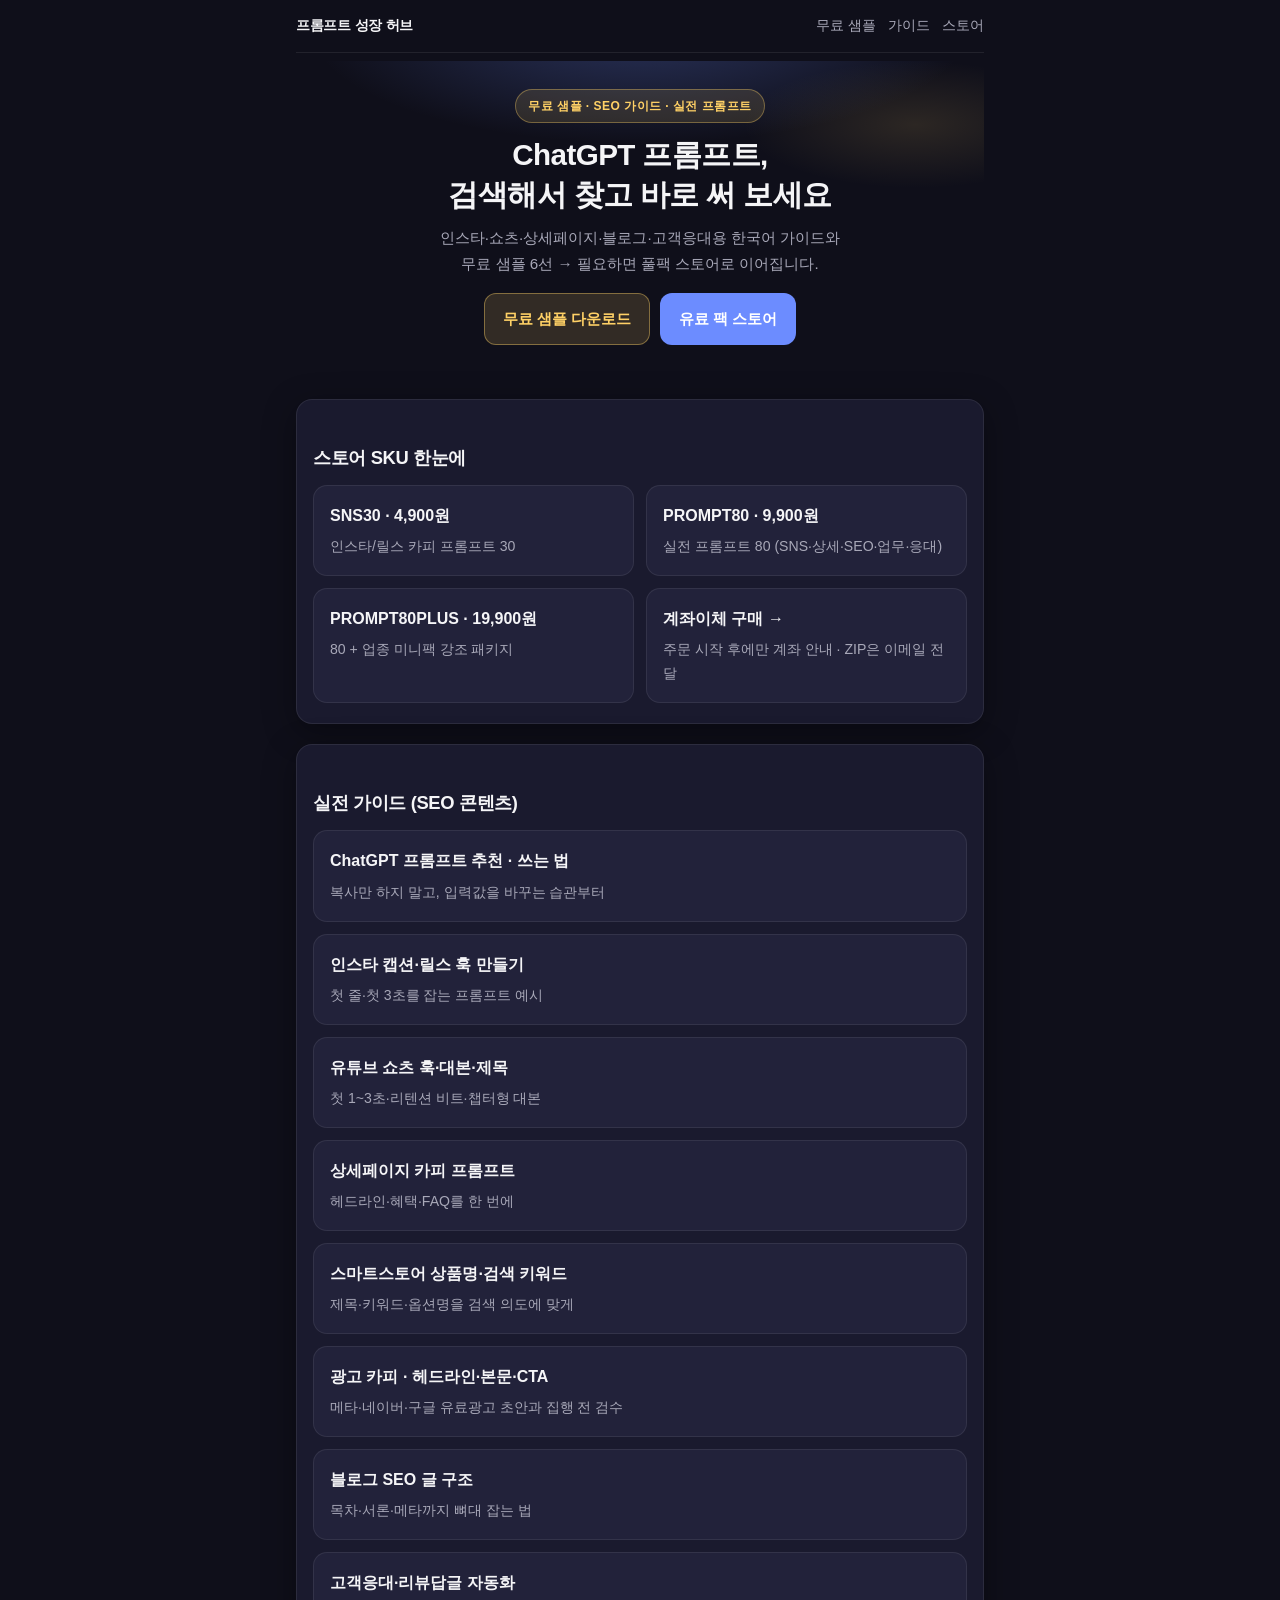
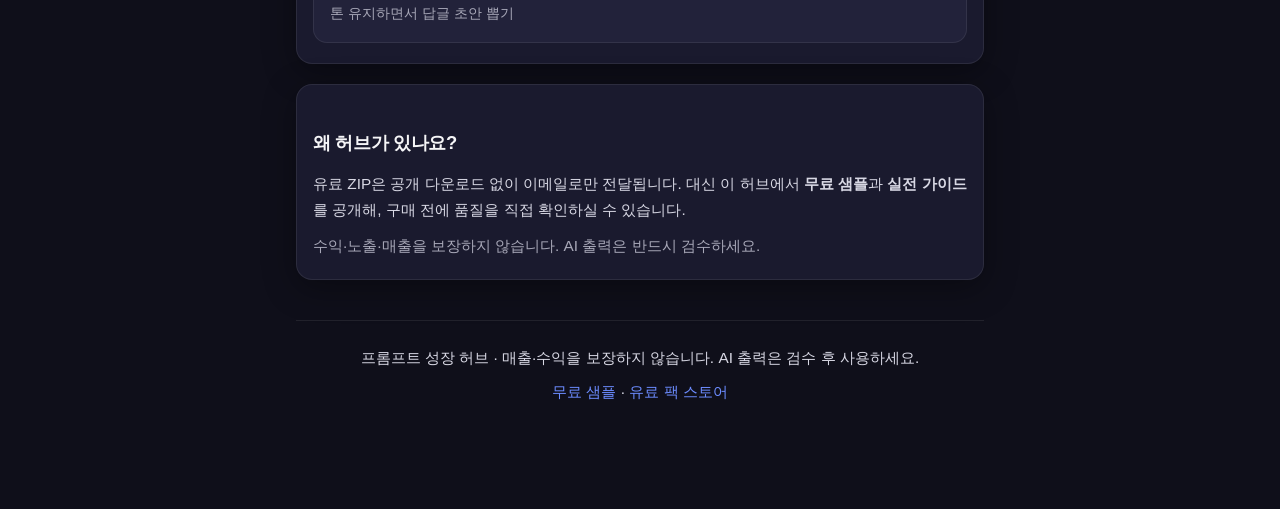
<file: index.html>
<!DOCTYPE html>
<html lang="ko">
<head>
  <meta charset="UTF-8" />
  <meta name="viewport" content="width=device-width, initial-scale=1, viewport-fit=cover" />
  <meta name="description" content="ChatGPT 한국어 프롬프트 무료 샘플과 인스타·쇼츠·상세·상품명·광고·SEO·고객응대 실전 가이드. 풀팩은 계좌이체 스토어에서." />
  <meta name="robots" content="index,follow" />
  <meta name="theme-color" content="#1a1a2e" />
  <link rel="canonical" href="https://macmini-jarvis.github.io/prompt-growth-hub/" />
  <meta property="og:type" content="website" />
  <meta property="og:locale" content="ko_KR" />
  <meta property="og:title" content="프롬프트 성장 허브" />
  <meta property="og:description" content="ChatGPT 한국어 프롬프트 무료 샘플과 인스타·쇼츠·상세·상품명·광고·SEO·고객응대 실전 가이드. 풀팩은 계좌이체 스토어에서." />
  <meta property="og:url" content="https://macmini-jarvis.github.io/prompt-growth-hub/" />
  <meta property="og:site_name" content="프롬프트 성장 허브" />
  <meta name="twitter:card" content="summary" />
  <meta name="twitter:title" content="프롬프트 성장 허브" />
  <meta name="twitter:description" content="ChatGPT 한국어 프롬프트 무료 샘플과 인스타·쇼츠·상세·상품명·광고·SEO·고객응대 실전 가이드. 풀팩은 계좌이체 스토어에서." />
  <title>프롬프트 성장 허브 · ChatGPT 무료 샘플 & 가이드</title>
  <link rel="stylesheet" href="assets/style.css" />
</head>
<body>
<div class="wrap">
  <nav class="nav" aria-label="주요 메뉴">
    <a class="brand" href="index.html">프롬프트 성장 허브</a>
    <div class="links">
      <a href="free-sample/">무료 샘플</a>
      <a href="index.html#articles">가이드</a>
      <a href="https://macmini-jarvis.github.io/chatgpt-prompts-pack-store/" rel="noopener">스토어</a>
    </div>
  </nav>

  <header class="hero">
    <span class="badge">무료 샘플 · SEO 가이드 · 실전 프롬프트</span>
    <h1>ChatGPT 프롬프트,<br>검색해서 찾고 바로 써 보세요</h1>
    <p class="sub">인스타·쇼츠·상세페이지·블로그·고객응대용 한국어 가이드와<br>무료 샘플 6선 → 필요하면 풀팩 스토어로 이어집니다.</p>
    <div class="cta-row">
      <a class="btn btn-gold" href="free-sample/">무료 샘플 다운로드</a>
      <a class="btn btn-primary" href="https://macmini-jarvis.github.io/chatgpt-prompts-pack-store/" rel="noopener">유료 팩 스토어</a>
    </div>
  </header>

  <section class="card" id="products">
    <h2>스토어 SKU 한눈에</h2>
    <div class="grid grid-2">
      <div class="tile"><h3>SNS30 · 4,900원</h3><p>인스타/릴스 카피 프롬프트 30</p></div>
      <div class="tile"><h3>PROMPT80 · 9,900원</h3><p>실전 프롬프트 80 (SNS·상세·SEO·업무·응대)</p></div>
      <div class="tile"><h3>PROMPT80PLUS · 19,900원</h3><p>80 + 업종 미니팩 강조 패키지</p></div>
      <a class="tile" href="https://macmini-jarvis.github.io/chatgpt-prompts-pack-store/" rel="noopener"><h3>계좌이체 구매 →</h3><p>주문 시작 후에만 계좌 안내 · ZIP은 이메일 전달</p></a>
    </div>
  </section>

  <section class="card" id="articles">
    <h2>실전 가이드 (SEO 콘텐츠)</h2>
    <div class="grid">
      <a class="tile" href="articles/chatgpt-prompt-recommend/"><h3>ChatGPT 프롬프트 추천 · 쓰는 법</h3><p>복사만 하지 말고, 입력값을 바꾸는 습관부터</p></a>
      <a class="tile" href="articles/instagram-caption-reels-hook/"><h3>인스타 캡션·릴스 훅 만들기</h3><p>첫 줄·첫 3초를 잡는 프롬프트 예시</p></a>
      <a class="tile" href="articles/youtube-shorts-script-prompt/"><h3>유튜브 쇼츠 훅·대본·제목</h3><p>첫 1~3초·리텐션 비트·챕터형 대본</p></a>
      <a class="tile" href="articles/product-detail-copy-prompt/"><h3>상세페이지 카피 프롬프트</h3><p>헤드라인·혜택·FAQ를 한 번에</p></a>
      <a class="tile" href="articles/smartstore-title-keyword-prompt/"><h3>스마트스토어 상품명·검색 키워드</h3><p>제목·키워드·옵션명을 검색 의도에 맞게</p></a>
      <a class="tile" href="articles/ad-copy-prompt/"><h3>광고 카피 · 헤드라인·본문·CTA</h3><p>메타·네이버·구글 유료광고 초안과 집행 전 검수</p></a>
      <a class="tile" href="articles/blog-seo-structure/"><h3>블로그 SEO 글 구조</h3><p>목차·서론·메타까지 뼈대 잡는 법</p></a>
      <a class="tile" href="articles/customer-reply-automation/"><h3>고객응대·리뷰답글 자동화</h3><p>톤 유지하면서 답글 초안 뽑기</p></a>
    </div>
  </section>

  <section class="card">
    <h2>왜 허브가 있나요?</h2>
    <p>유료 ZIP은 공개 다운로드 없이 이메일로만 전달됩니다. 대신 이 허브에서 <strong>무료 샘플</strong>과 <strong>실전 가이드</strong>를 공개해, 구매 전에 품질을 직접 확인하실 수 있습니다.</p>
    <p class="muted" style="margin-top:10px">수익·노출·매출을 보장하지 않습니다. AI 출력은 반드시 검수하세요.</p>
  </section>

  <footer class="footer">
    <p>프롬프트 성장 허브 · 매출·수익을 보장하지 않습니다. AI 출력은 검수 후 사용하세요.</p>
    <p style="margin-top:8px">
      <a href="free-sample/">무료 샘플</a> ·
      <a href="https://macmini-jarvis.github.io/chatgpt-prompts-pack-store/" rel="noopener">유료 팩 스토어</a>
    </p>
  </footer>
</div>

</body>
</html>
</file>
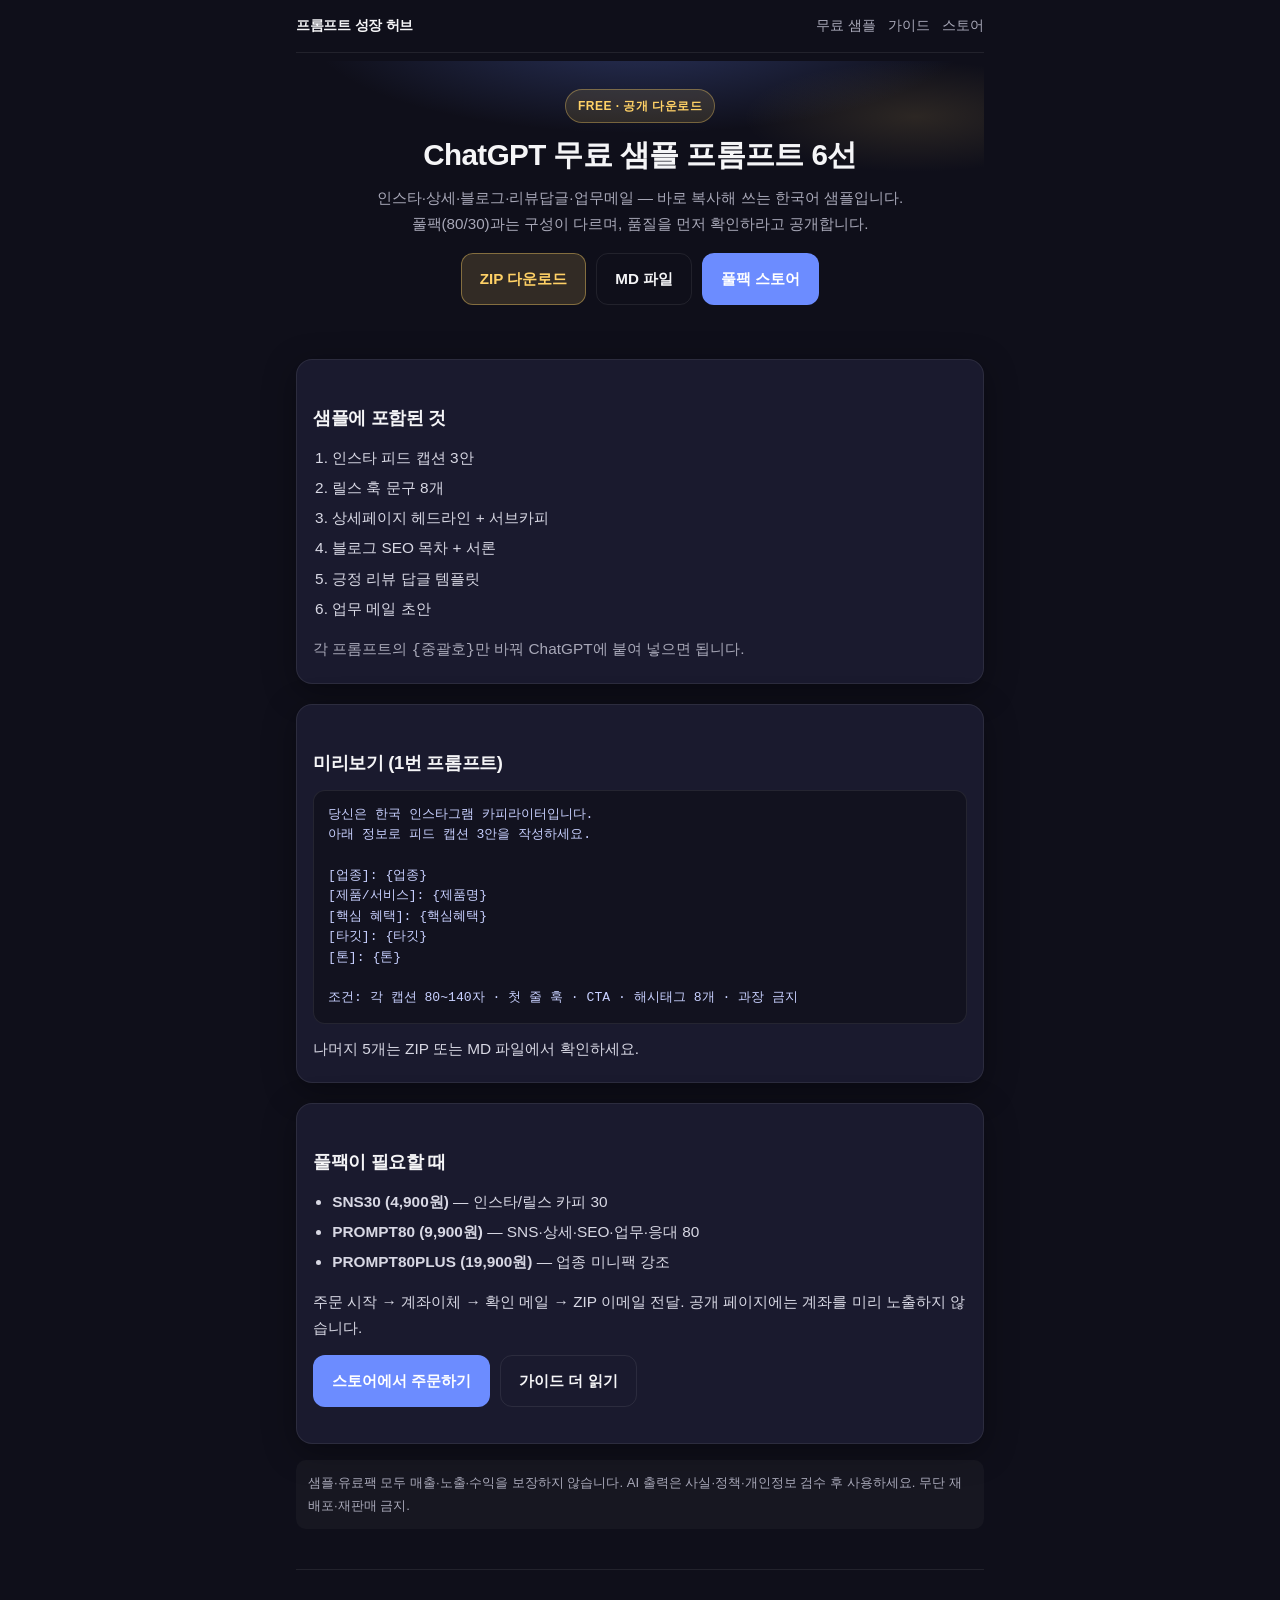
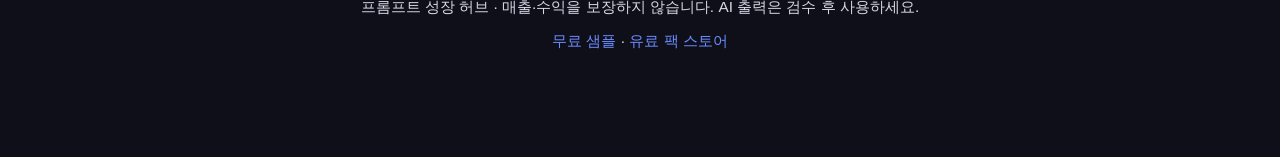
<file: free-sample/index.html>
<!DOCTYPE html>
<html lang="ko">
<head>
  <meta charset="UTF-8" />
  <meta name="viewport" content="width=device-width, initial-scale=1, viewport-fit=cover" />
  <meta name="description" content="ChatGPT 한국어 무료 샘플 프롬프트 6선 ZIP/MD 다운로드. 인스타·상세·블로그·리뷰·메일. 풀팩은 스토어에서." />
  <meta name="robots" content="index,follow" />
  <meta name="theme-color" content="#1a1a2e" />
  <link rel="canonical" href="https://macmini-jarvis.github.io/prompt-growth-hub/free-sample/" />
  <meta property="og:type" content="website" />
  <meta property="og:locale" content="ko_KR" />
  <meta property="og:title" content="ChatGPT 무료 샘플 프롬프트 6선" />
  <meta property="og:description" content="ChatGPT 한국어 무료 샘플 프롬프트 6선 ZIP/MD 다운로드. 인스타·상세·블로그·리뷰·메일. 풀팩은 스토어에서." />
  <meta property="og:url" content="https://macmini-jarvis.github.io/prompt-growth-hub/free-sample/" />
  <meta property="og:site_name" content="프롬프트 성장 허브" />
  <meta name="twitter:card" content="summary" />
  <meta name="twitter:title" content="ChatGPT 무료 샘플 프롬프트 6선" />
  <meta name="twitter:description" content="ChatGPT 한국어 무료 샘플 프롬프트 6선 ZIP/MD 다운로드. 인스타·상세·블로그·리뷰·메일. 풀팩은 스토어에서." />
  <title>무료 샘플 프롬프트 6선 · ChatGPT 한국어</title>
  <link rel="stylesheet" href="../assets/style.css" />
</head>
<body>
<div class="wrap">
  <nav class="nav" aria-label="주요 메뉴">
    <a class="brand" href="../index.html">프롬프트 성장 허브</a>
    <div class="links">
      <a href="../free-sample/">무료 샘플</a>
      <a href="../index.html#articles">가이드</a>
      <a href="https://macmini-jarvis.github.io/chatgpt-prompts-pack-store/" rel="noopener">스토어</a>
    </div>
  </nav>

  <header class="hero">
    <span class="badge">FREE · 공개 다운로드</span>
    <h1>ChatGPT 무료 샘플 프롬프트 6선</h1>
    <p class="sub">인스타·상세·블로그·리뷰답글·업무메일 — 바로 복사해 쓰는 한국어 샘플입니다.<br>풀팩(80/30)과는 구성이 다르며, 품질을 먼저 확인하라고 공개합니다.</p>
    <div class="cta-row">
      <a class="btn btn-gold" href="chatgpt-prompts-free-sample.zip" download>ZIP 다운로드</a>
      <a class="btn btn-ghost" href="chatgpt-prompts-free-sample.md" download>MD 파일</a>
      <a class="btn btn-primary" href="https://macmini-jarvis.github.io/chatgpt-prompts-pack-store/" rel="noopener">풀팩 스토어</a>
    </div>
  </header>

  <section class="card">
    <h2>샘플에 포함된 것</h2>
    <ol>
      <li>인스타 피드 캡션 3안</li>
      <li>릴스 훅 문구 8개</li>
      <li>상세페이지 헤드라인 + 서브카피</li>
      <li>블로그 SEO 목차 + 서론</li>
      <li>긍정 리뷰 답글 템플릿</li>
      <li>업무 메일 초안</li>
    </ol>
    <p class="muted">각 프롬프트의 <code>{중괄호}</code>만 바꿔 ChatGPT에 붙여 넣으면 됩니다.</p>
  </section>

  <section class="card">
    <h2>미리보기 (1번 프롬프트)</h2>
    <div class="prompt-box">당신은 한국 인스타그램 카피라이터입니다.
아래 정보로 피드 캡션 3안을 작성하세요.

[업종]: {업종}
[제품/서비스]: {제품명}
[핵심 혜택]: {핵심혜택}
[타깃]: {타깃}
[톤]: {톤}

조건: 각 캡션 80~140자 · 첫 줄 훅 · CTA · 해시태그 8개 · 과장 금지</div>
    <p style="margin-top:12px">나머지 5개는 ZIP 또는 MD 파일에서 확인하세요.</p>
  </section>

  <section class="card">
    <h2>풀팩이 필요할 때</h2>
    <ul>
      <li><strong>SNS30 (4,900원)</strong> — 인스타/릴스 카피 30</li>
      <li><strong>PROMPT80 (9,900원)</strong> — SNS·상세·SEO·업무·응대 80</li>
      <li><strong>PROMPT80PLUS (19,900원)</strong> — 업종 미니팩 강조</li>
    </ul>
    <p>주문 시작 → 계좌이체 → 확인 메일 → ZIP 이메일 전달. 공개 페이지에는 계좌를 미리 노출하지 않습니다.</p>
    <div class="cta-row" style="justify-content:flex-start;margin-top:14px">
      <a class="btn btn-primary" href="https://macmini-jarvis.github.io/chatgpt-prompts-pack-store/" rel="noopener">스토어에서 주문하기</a>
      <a class="btn btn-ghost" href="../index.html#articles">가이드 더 읽기</a>
    </div>
  </section>

  <p class="disclaimer">샘플·유료팩 모두 매출·노출·수익을 보장하지 않습니다. AI 출력은 사실·정책·개인정보 검수 후 사용하세요. 무단 재배포·재판매 금지.</p>

  <footer class="footer">
    <p>프롬프트 성장 허브 · 매출·수익을 보장하지 않습니다. AI 출력은 검수 후 사용하세요.</p>
    <p style="margin-top:8px">
      <a href="../free-sample/">무료 샘플</a> ·
      <a href="https://macmini-jarvis.github.io/chatgpt-prompts-pack-store/" rel="noopener">유료 팩 스토어</a>
    </p>
  </footer>
</div>

</body>
</html>
</file>
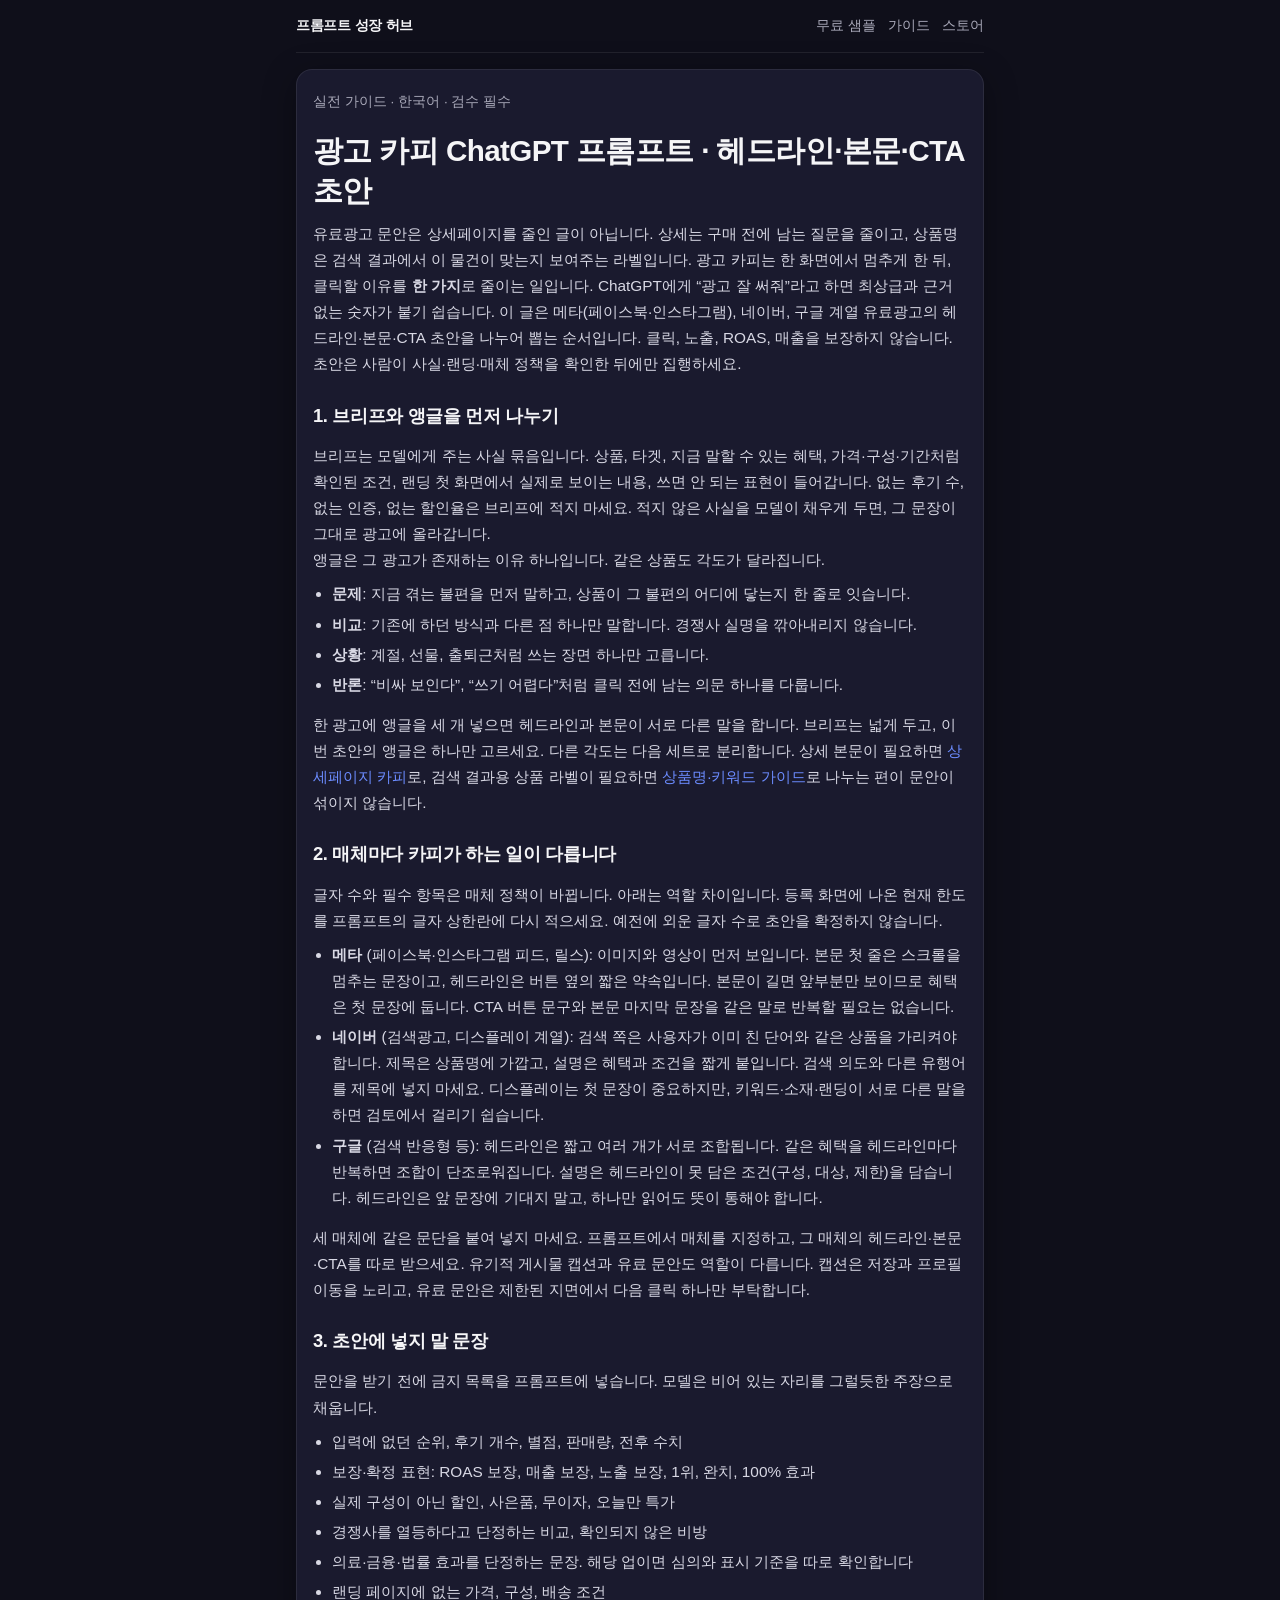
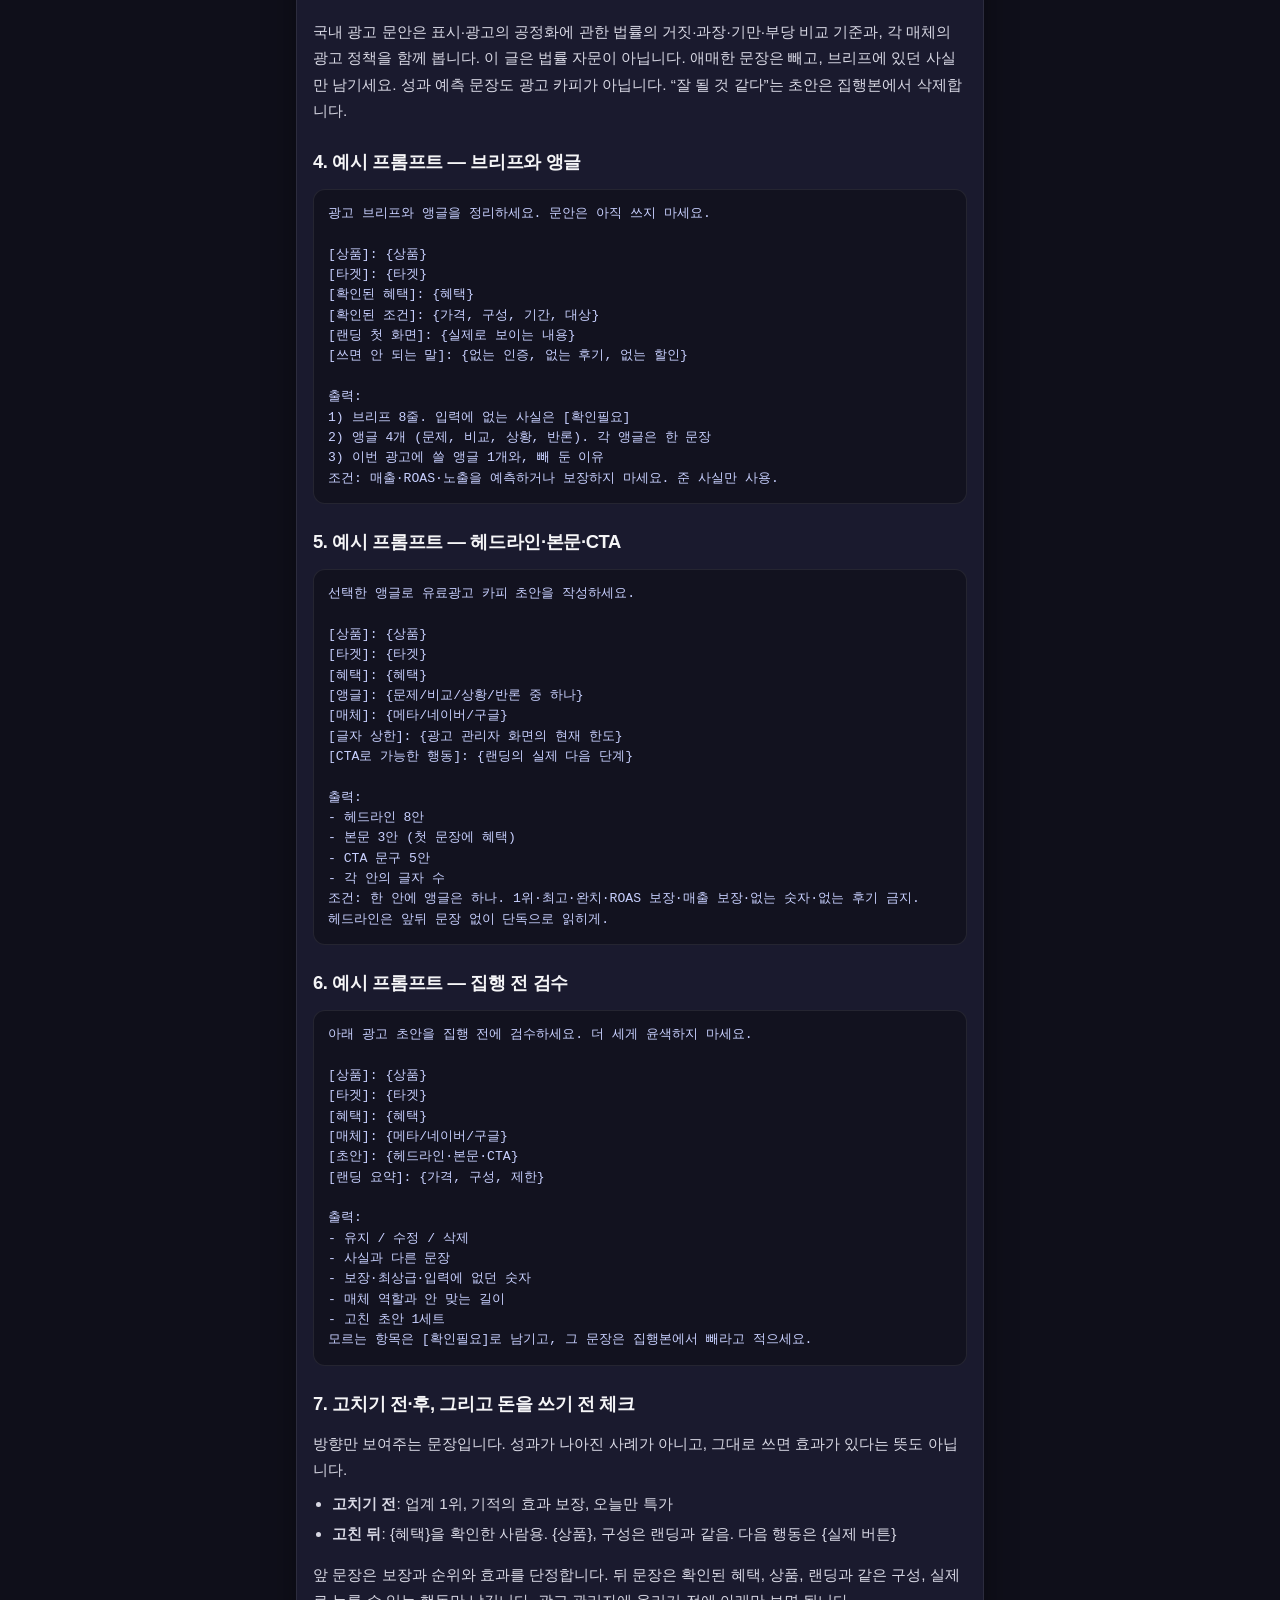
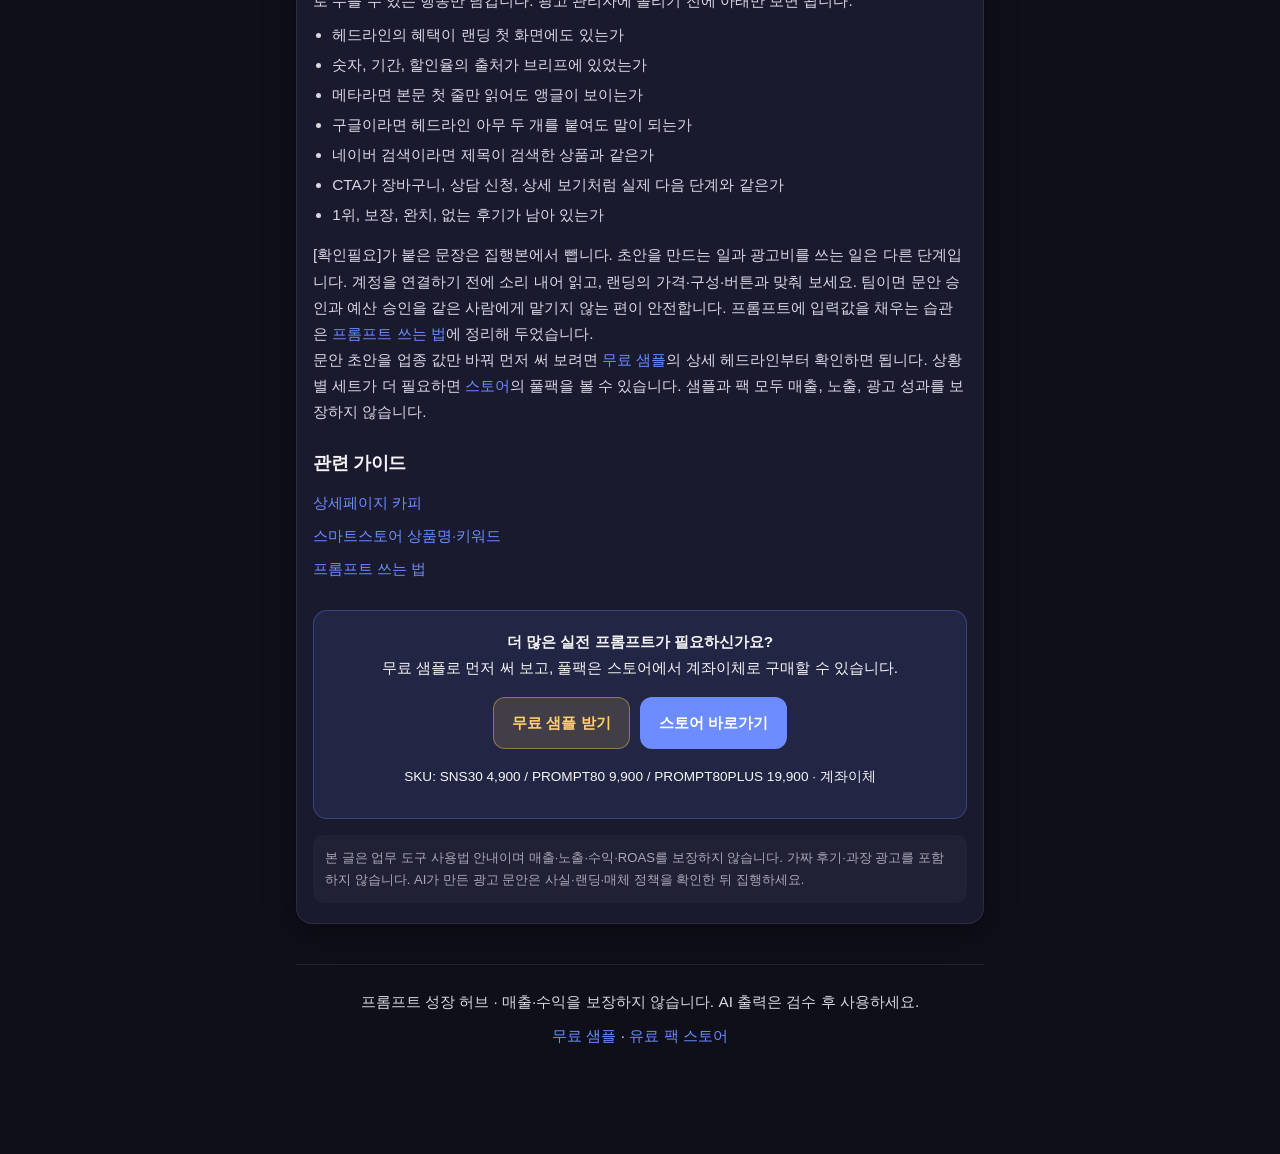
<file: articles/ad-copy-prompt/index.html>
<!DOCTYPE html>
<html lang="ko">
<head>
  <meta charset="UTF-8" />
  <meta name="viewport" content="width=device-width, initial-scale=1, viewport-fit=cover" />
  <meta name="description" content="메타·네이버·구글 유료광고의 헤드라인·본문·CTA 초안을 ChatGPT로 나누어 쓰는 실전 순서. 브리프와 앵글, 매체 차이, 집행 전 검수." />
  <meta name="robots" content="index,follow" />
  <meta name="theme-color" content="#1a1a2e" />
  <link rel="canonical" href="https://macmini-jarvis.github.io/prompt-growth-hub/articles/ad-copy-prompt/" />
  <meta property="og:type" content="website" />
  <meta property="og:locale" content="ko_KR" />
  <meta property="og:title" content="광고 카피 ChatGPT 프롬프트 · 헤드라인·본문·CTA 초안" />
  <meta property="og:description" content="메타·네이버·구글 유료광고의 헤드라인·본문·CTA 초안을 ChatGPT로 나누어 쓰는 실전 순서. 브리프와 앵글, 매체 차이, 집행 전 검수." />
  <meta property="og:url" content="https://macmini-jarvis.github.io/prompt-growth-hub/articles/ad-copy-prompt/" />
  <meta property="og:site_name" content="프롬프트 성장 허브" />
  <meta name="twitter:card" content="summary" />
  <meta name="twitter:title" content="광고 카피 ChatGPT 프롬프트 · 헤드라인·본문·CTA 초안" />
  <meta name="twitter:description" content="메타·네이버·구글 유료광고의 헤드라인·본문·CTA 초안을 ChatGPT로 나누어 쓰는 실전 순서. 브리프와 앵글, 매체 차이, 집행 전 검수." />
  <title>광고 카피 ChatGPT 프롬프트 · 헤드라인·본문·CTA 초안</title>
  <link rel="stylesheet" href="../../assets/style.css" />
</head>
<body>
<div class="wrap">
  <nav class="nav" aria-label="주요 메뉴">
    <a class="brand" href="../../index.html">프롬프트 성장 허브</a>
    <div class="links">
      <a href="../../free-sample/">무료 샘플</a>
      <a href="../../index.html#articles">가이드</a>
      <a href="https://macmini-jarvis.github.io/chatgpt-prompts-pack-store/" rel="noopener">스토어</a>
    </div>
  </nav>

  <article class="card" style="margin-top:16px">
    <p class="article-meta">실전 가이드 · 한국어 · 검수 필수</p>
    <h1>광고 카피 ChatGPT 프롬프트 · 헤드라인·본문·CTA 초안</h1>

<p>유료광고 문안은 상세페이지를 줄인 글이 아닙니다. 상세는 구매 전에 남는 질문을 줄이고, 상품명은 검색 결과에서 이 물건이 맞는지 보여주는 라벨입니다. 광고 카피는 한 화면에서 멈추게 한 뒤, 클릭할 이유를 <strong>한 가지</strong>로 줄이는 일입니다. ChatGPT에게 “광고 잘 써줘”라고 하면 최상급과 근거 없는 숫자가 붙기 쉽습니다. 이 글은 메타(페이스북·인스타그램), 네이버, 구글 계열 유료광고의 헤드라인·본문·CTA 초안을 나누어 뽑는 순서입니다. 클릭, 노출, ROAS, 매출을 보장하지 않습니다. 초안은 사람이 사실·랜딩·매체 정책을 확인한 뒤에만 집행하세요.</p>

<h2>1. 브리프와 앵글을 먼저 나누기</h2>
<p>브리프는 모델에게 주는 사실 묶음입니다. 상품, 타겟, 지금 말할 수 있는 혜택, 가격·구성·기간처럼 확인된 조건, 랜딩 첫 화면에서 실제로 보이는 내용, 쓰면 안 되는 표현이 들어갑니다. 없는 후기 수, 없는 인증, 없는 할인율은 브리프에 적지 마세요. 적지 않은 사실을 모델이 채우게 두면, 그 문장이 그대로 광고에 올라갑니다.</p>
<p>앵글은 그 광고가 존재하는 이유 하나입니다. 같은 상품도 각도가 달라집니다.</p>
<ul>
  <li><strong>문제</strong>: 지금 겪는 불편을 먼저 말하고, 상품이 그 불편의 어디에 닿는지 한 줄로 잇습니다.</li>
  <li><strong>비교</strong>: 기존에 하던 방식과 다른 점 하나만 말합니다. 경쟁사 실명을 깎아내리지 않습니다.</li>
  <li><strong>상황</strong>: 계절, 선물, 출퇴근처럼 쓰는 장면 하나만 고릅니다.</li>
  <li><strong>반론</strong>: “비싸 보인다”, “쓰기 어렵다”처럼 클릭 전에 남는 의문 하나를 다룹니다.</li>
</ul>
<p>한 광고에 앵글을 세 개 넣으면 헤드라인과 본문이 서로 다른 말을 합니다. 브리프는 넓게 두고, 이번 초안의 앵글은 하나만 고르세요. 다른 각도는 다음 세트로 분리합니다. 상세 본문이 필요하면 <a href="../product-detail-copy-prompt/">상세페이지 카피</a>로, 검색 결과용 상품 라벨이 필요하면 <a href="../smartstore-title-keyword-prompt/">상품명·키워드 가이드</a>로 나누는 편이 문안이 섞이지 않습니다.</p>

<h2>2. 매체마다 카피가 하는 일이 다릅니다</h2>
<p>글자 수와 필수 항목은 매체 정책이 바뀝니다. 아래는 역할 차이입니다. 등록 화면에 나온 현재 한도를 프롬프트의 글자 상한란에 다시 적으세요. 예전에 외운 글자 수로 초안을 확정하지 않습니다.</p>
<ul>
  <li><strong>메타</strong> (페이스북·인스타그램 피드, 릴스): 이미지와 영상이 먼저 보입니다. 본문 첫 줄은 스크롤을 멈추는 문장이고, 헤드라인은 버튼 옆의 짧은 약속입니다. 본문이 길면 앞부분만 보이므로 혜택은 첫 문장에 둡니다. CTA 버튼 문구와 본문 마지막 문장을 같은 말로 반복할 필요는 없습니다.</li>
  <li><strong>네이버</strong> (검색광고, 디스플레이 계열): 검색 쪽은 사용자가 이미 친 단어와 같은 상품을 가리켜야 합니다. 제목은 상품명에 가깝고, 설명은 혜택과 조건을 짧게 붙입니다. 검색 의도와 다른 유행어를 제목에 넣지 마세요. 디스플레이는 첫 문장이 중요하지만, 키워드·소재·랜딩이 서로 다른 말을 하면 검토에서 걸리기 쉽습니다.</li>
  <li><strong>구글</strong> (검색 반응형 등): 헤드라인은 짧고 여러 개가 서로 조합됩니다. 같은 혜택을 헤드라인마다 반복하면 조합이 단조로워집니다. 설명은 헤드라인이 못 담은 조건(구성, 대상, 제한)을 담습니다. 헤드라인은 앞 문장에 기대지 말고, 하나만 읽어도 뜻이 통해야 합니다.</li>
</ul>
<p>세 매체에 같은 문단을 붙여 넣지 마세요. 프롬프트에서 매체를 지정하고, 그 매체의 헤드라인·본문·CTA를 따로 받으세요. 유기적 게시물 캡션과 유료 문안도 역할이 다릅니다. 캡션은 저장과 프로필 이동을 노리고, 유료 문안은 제한된 지면에서 다음 클릭 하나만 부탁합니다.</p>

<h2>3. 초안에 넣지 말 문장</h2>
<p>문안을 받기 전에 금지 목록을 프롬프트에 넣습니다. 모델은 비어 있는 자리를 그럴듯한 주장으로 채웁니다.</p>
<ul>
  <li>입력에 없던 순위, 후기 개수, 별점, 판매량, 전후 수치</li>
  <li>보장·확정 표현: ROAS 보장, 매출 보장, 노출 보장, 1위, 완치, 100% 효과</li>
  <li>실제 구성이 아닌 할인, 사은품, 무이자, 오늘만 특가</li>
  <li>경쟁사를 열등하다고 단정하는 비교, 확인되지 않은 비방</li>
  <li>의료·금융·법률 효과를 단정하는 문장. 해당 업이면 심의와 표시 기준을 따로 확인합니다</li>
  <li>랜딩 페이지에 없는 가격, 구성, 배송 조건</li>
</ul>
<p>국내 광고 문안은 표시·광고의 공정화에 관한 법률의 거짓·과장·기만·부당 비교 기준과, 각 매체의 광고 정책을 함께 봅니다. 이 글은 법률 자문이 아닙니다. 애매한 문장은 빼고, 브리프에 있던 사실만 남기세요. 성과 예측 문장도 광고 카피가 아닙니다. “잘 될 것 같다”는 초안은 집행본에서 삭제합니다.</p>

<h2>4. 예시 프롬프트 — 브리프와 앵글</h2>
<div class="prompt-box">광고 브리프와 앵글을 정리하세요. 문안은 아직 쓰지 마세요.

[상품]: {상품}
[타겟]: {타겟}
[확인된 혜택]: {혜택}
[확인된 조건]: {가격, 구성, 기간, 대상}
[랜딩 첫 화면]: {실제로 보이는 내용}
[쓰면 안 되는 말]: {없는 인증, 없는 후기, 없는 할인}

출력:
1) 브리프 8줄. 입력에 없는 사실은 [확인필요]
2) 앵글 4개 (문제, 비교, 상황, 반론). 각 앵글은 한 문장
3) 이번 광고에 쓸 앵글 1개와, 빼 둔 이유
조건: 매출·ROAS·노출을 예측하거나 보장하지 마세요. 준 사실만 사용.</div>

<h2>5. 예시 프롬프트 — 헤드라인·본문·CTA</h2>
<div class="prompt-box">선택한 앵글로 유료광고 카피 초안을 작성하세요.

[상품]: {상품}
[타겟]: {타겟}
[혜택]: {혜택}
[앵글]: {문제/비교/상황/반론 중 하나}
[매체]: {메타/네이버/구글}
[글자 상한]: {광고 관리자 화면의 현재 한도}
[CTA로 가능한 행동]: {랜딩의 실제 다음 단계}

출력:
- 헤드라인 8안
- 본문 3안 (첫 문장에 혜택)
- CTA 문구 5안
- 각 안의 글자 수
조건: 한 안에 앵글은 하나. 1위·최고·완치·ROAS 보장·매출 보장·없는 숫자·없는 후기 금지. 헤드라인은 앞뒤 문장 없이 단독으로 읽히게.</div>

<h2>6. 예시 프롬프트 — 집행 전 검수</h2>
<div class="prompt-box">아래 광고 초안을 집행 전에 검수하세요. 더 세게 윤색하지 마세요.

[상품]: {상품}
[타겟]: {타겟}
[혜택]: {혜택}
[매체]: {메타/네이버/구글}
[초안]: {헤드라인·본문·CTA}
[랜딩 요약]: {가격, 구성, 제한}

출력:
- 유지 / 수정 / 삭제
- 사실과 다른 문장
- 보장·최상급·입력에 없던 숫자
- 매체 역할과 안 맞는 길이
- 고친 초안 1세트
모르는 항목은 [확인필요]로 남기고, 그 문장은 집행본에서 빼라고 적으세요.</div>

<h2>7. 고치기 전·후, 그리고 돈을 쓰기 전 체크</h2>
<p>방향만 보여주는 문장입니다. 성과가 나아진 사례가 아니고, 그대로 쓰면 효과가 있다는 뜻도 아닙니다.</p>
<ul>
  <li><strong>고치기 전</strong>: 업계 1위, 기적의 효과 보장, 오늘만 특가</li>
  <li><strong>고친 뒤</strong>: {혜택}을 확인한 사람용. {상품}, 구성은 랜딩과 같음. 다음 행동은 {실제 버튼}</li>
</ul>
<p>앞 문장은 보장과 순위와 효과를 단정합니다. 뒤 문장은 확인된 혜택, 상품, 랜딩과 같은 구성, 실제로 누를 수 있는 행동만 남깁니다. 광고 관리자에 올리기 전에 아래만 보면 됩니다.</p>
<ul>
  <li>헤드라인의 혜택이 랜딩 첫 화면에도 있는가</li>
  <li>숫자, 기간, 할인율의 출처가 브리프에 있었는가</li>
  <li>메타라면 본문 첫 줄만 읽어도 앵글이 보이는가</li>
  <li>구글이라면 헤드라인 아무 두 개를 붙여도 말이 되는가</li>
  <li>네이버 검색이라면 제목이 검색한 상품과 같은가</li>
  <li>CTA가 장바구니, 상담 신청, 상세 보기처럼 실제 다음 단계와 같은가</li>
  <li>1위, 보장, 완치, 없는 후기가 남아 있는가</li>
</ul>
<p>[확인필요]가 붙은 문장은 집행본에서 뺍니다. 초안을 만드는 일과 광고비를 쓰는 일은 다른 단계입니다. 계정을 연결하기 전에 소리 내어 읽고, 랜딩의 가격·구성·버튼과 맞춰 보세요. 팀이면 문안 승인과 예산 승인을 같은 사람에게 맡기지 않는 편이 안전합니다. 프롬프트에 입력값을 채우는 습관은 <a href="../chatgpt-prompt-recommend/">프롬프트 쓰는 법</a>에 정리해 두었습니다.</p>
<p>문안 초안을 업종 값만 바꿔 먼저 써 보려면 <a href="../../free-sample/">무료 샘플</a>의 상세 헤드라인부터 확인하면 됩니다. 상황별 세트가 더 필요하면 <a href="https://macmini-jarvis.github.io/chatgpt-prompts-pack-store/">스토어</a>의 풀팩을 볼 수 있습니다. 샘플과 팩 모두 매출, 노출, 광고 성과를 보장하지 않습니다.</p>

    <h2>관련 가이드</h2>
    <div class="related"><a href="../product-detail-copy-prompt/">상세페이지 카피</a><a href="../smartstore-title-keyword-prompt/">스마트스토어 상품명·키워드</a><a href="../chatgpt-prompt-recommend/">프롬프트 쓰는 법</a></div>

<div class="cta-box">
  <p><strong>더 많은 실전 프롬프트가 필요하신가요?</strong><br>
  무료 샘플로 먼저 써 보고, 풀팩은 스토어에서 계좌이체로 구매할 수 있습니다.</p>
  <div class="cta-row">
    <a class="btn btn-gold" href="https://macmini-jarvis.github.io/prompt-growth-hub/free-sample/">무료 샘플 받기</a>
    <a class="btn btn-primary" href="https://macmini-jarvis.github.io/chatgpt-prompts-pack-store/" rel="noopener">스토어 바로가기</a>
  </div>
  <p class="muted" style="margin-top:10px;font-size:0.85rem">SKU: SNS30 4,900 / PROMPT80 9,900 / PROMPT80PLUS 19,900 · 계좌이체</p>
</div>

    <p class="disclaimer">본 글은 업무 도구 사용법 안내이며 매출·노출·수익·ROAS를 보장하지 않습니다. 가짜 후기·과장 광고를 포함하지 않습니다. AI가 만든 광고 문안은 사실·랜딩·매체 정책을 확인한 뒤 집행하세요.</p>
  </article>

  <footer class="footer">
    <p>프롬프트 성장 허브 · 매출·수익을 보장하지 않습니다. AI 출력은 검수 후 사용하세요.</p>
    <p style="margin-top:8px">
      <a href="../../free-sample/">무료 샘플</a> ·
      <a href="https://macmini-jarvis.github.io/chatgpt-prompts-pack-store/" rel="noopener">유료 팩 스토어</a>
    </p>
  </footer>
</div>

</body>
</html>
</file>
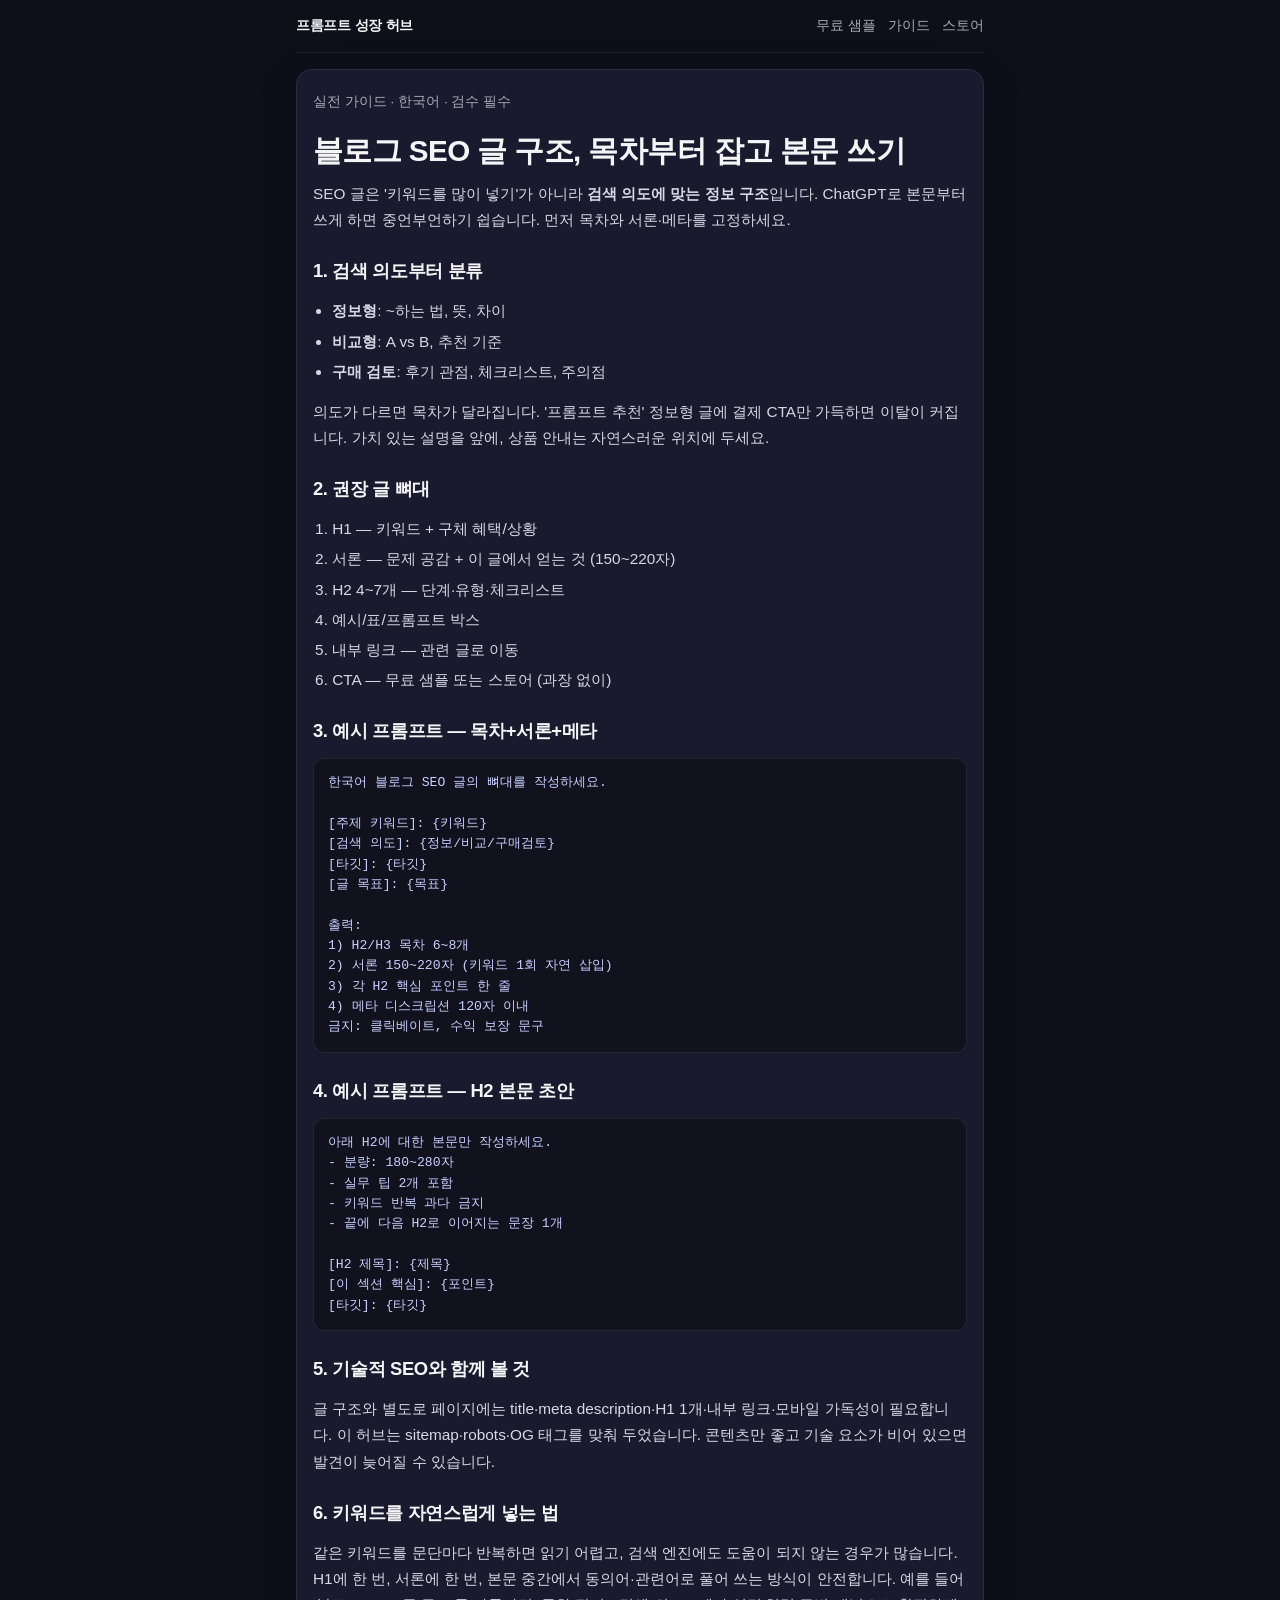
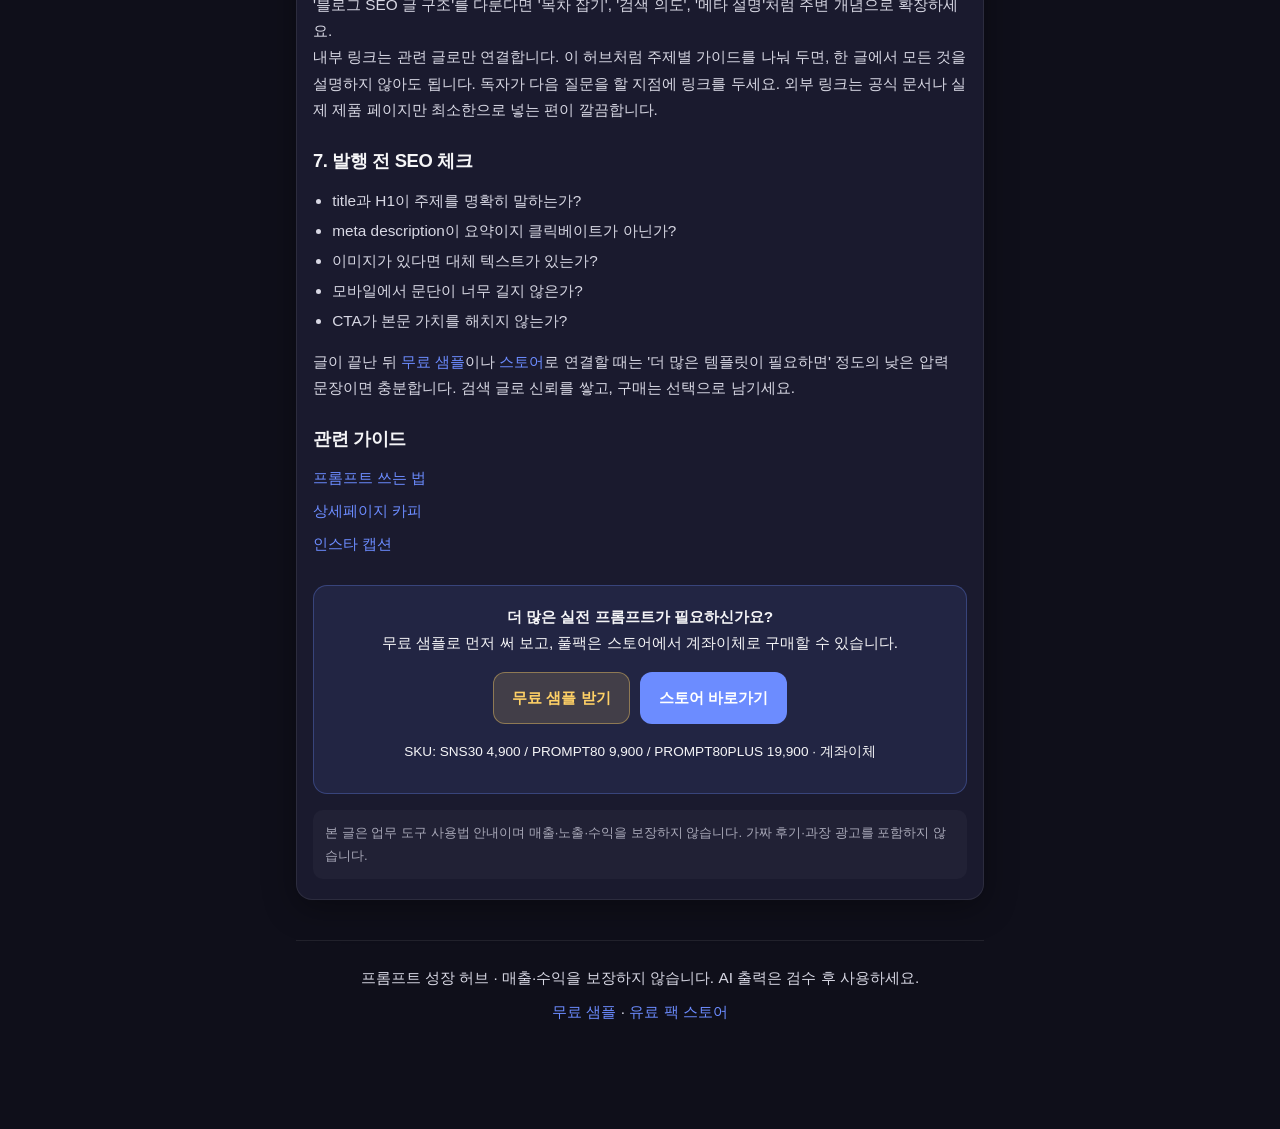
<file: articles/blog-seo-structure/index.html>
<!DOCTYPE html>
<html lang="ko">
<head>
  <meta charset="UTF-8" />
  <meta name="viewport" content="width=device-width, initial-scale=1, viewport-fit=cover" />
  <meta name="description" content="블로그 SEO 글의 H2/H3 목차, 서론, 메타 디스크립션을 ChatGPT로 잡는 실전 구조와 예시 프롬프트." />
  <meta name="robots" content="index,follow" />
  <meta name="theme-color" content="#1a1a2e" />
  <link rel="canonical" href="https://macmini-jarvis.github.io/prompt-growth-hub/articles/blog-seo-structure/" />
  <meta property="og:type" content="website" />
  <meta property="og:locale" content="ko_KR" />
  <meta property="og:title" content="블로그 SEO 글 구조 · 목차·서론·메타 ChatGPT로" />
  <meta property="og:description" content="블로그 SEO 글의 H2/H3 목차, 서론, 메타 디스크립션을 ChatGPT로 잡는 실전 구조와 예시 프롬프트." />
  <meta property="og:url" content="https://macmini-jarvis.github.io/prompt-growth-hub/articles/blog-seo-structure/" />
  <meta property="og:site_name" content="프롬프트 성장 허브" />
  <meta name="twitter:card" content="summary" />
  <meta name="twitter:title" content="블로그 SEO 글 구조 · 목차·서론·메타 ChatGPT로" />
  <meta name="twitter:description" content="블로그 SEO 글의 H2/H3 목차, 서론, 메타 디스크립션을 ChatGPT로 잡는 실전 구조와 예시 프롬프트." />
  <title>블로그 SEO 글 구조 · 목차·서론·메타 ChatGPT로</title>
  <link rel="stylesheet" href="../../assets/style.css" />
</head>
<body>
<div class="wrap">
  <nav class="nav" aria-label="주요 메뉴">
    <a class="brand" href="../../index.html">프롬프트 성장 허브</a>
    <div class="links">
      <a href="../../free-sample/">무료 샘플</a>
      <a href="../../index.html#articles">가이드</a>
      <a href="https://macmini-jarvis.github.io/chatgpt-prompts-pack-store/" rel="noopener">스토어</a>
    </div>
  </nav>

  <article class="card" style="margin-top:16px">
    <p class="article-meta">실전 가이드 · 한국어 · 검수 필수</p>
    <h1>블로그 SEO 글 구조, 목차부터 잡고 본문 쓰기</h1>
    
<p>SEO 글은 '키워드를 많이 넣기'가 아니라 <strong>검색 의도에 맞는 정보 구조</strong>입니다. ChatGPT로 본문부터 쓰게 하면 중언부언하기 쉽습니다. 먼저 목차와 서론·메타를 고정하세요.</p>

<h2>1. 검색 의도부터 분류</h2>
<ul>
  <li><strong>정보형</strong>: ~하는 법, 뜻, 차이</li>
  <li><strong>비교형</strong>: A vs B, 추천 기준</li>
  <li><strong>구매 검토</strong>: 후기 관점, 체크리스트, 주의점</li>
</ul>
<p>의도가 다르면 목차가 달라집니다. '프롬프트 추천' 정보형 글에 결제 CTA만 가득하면 이탈이 커집니다. 가치 있는 설명을 앞에, 상품 안내는 자연스러운 위치에 두세요.</p>

<h2>2. 권장 글 뼈대</h2>
<ol>
  <li>H1 — 키워드 + 구체 혜택/상황</li>
  <li>서론 — 문제 공감 + 이 글에서 얻는 것 (150~220자)</li>
  <li>H2 4~7개 — 단계·유형·체크리스트</li>
  <li>예시/표/프롬프트 박스</li>
  <li>내부 링크 — 관련 글로 이동</li>
  <li>CTA — 무료 샘플 또는 스토어 (과장 없이)</li>
</ol>

<h2>3. 예시 프롬프트 — 목차+서론+메타</h2>
<div class="prompt-box">한국어 블로그 SEO 글의 뼈대를 작성하세요.

[주제 키워드]: {키워드}
[검색 의도]: {정보/비교/구매검토}
[타깃]: {타깃}
[글 목표]: {목표}

출력:
1) H2/H3 목차 6~8개
2) 서론 150~220자 (키워드 1회 자연 삽입)
3) 각 H2 핵심 포인트 한 줄
4) 메타 디스크립션 120자 이내
금지: 클릭베이트, 수익 보장 문구</div>

<h2>4. 예시 프롬프트 — H2 본문 초안</h2>
<div class="prompt-box">아래 H2에 대한 본문만 작성하세요.
- 분량: 180~280자
- 실무 팁 2개 포함
- 키워드 반복 과다 금지
- 끝에 다음 H2로 이어지는 문장 1개

[H2 제목]: {제목}
[이 섹션 핵심]: {포인트}
[타깃]: {타깃}</div>

<h2>5. 기술적 SEO와 함께 볼 것</h2>
<p>글 구조와 별도로 페이지에는 title·meta description·H1 1개·내부 링크·모바일 가독성이 필요합니다. 이 허브는 sitemap·robots·OG 태그를 맞춰 두었습니다. 콘텐츠만 좋고 기술 요소가 비어 있으면 발견이 늦어질 수 있습니다.</p>

    
<h2>6. 키워드를 자연스럽게 넣는 법</h2>
<p>같은 키워드를 문단마다 반복하면 읽기 어렵고, 검색 엔진에도 도움이 되지 않는 경우가 많습니다. H1에 한 번, 서론에 한 번, 본문 중간에서 동의어·관련어로 풀어 쓰는 방식이 안전합니다. 예를 들어 '블로그 SEO 글 구조'를 다룬다면 '목차 잡기', '검색 의도', '메타 설명'처럼 주변 개념으로 확장하세요.</p>
<p>내부 링크는 관련 글로만 연결합니다. 이 허브처럼 주제별 가이드를 나눠 두면, 한 글에서 모든 것을 설명하지 않아도 됩니다. 독자가 다음 질문을 할 지점에 링크를 두세요. 외부 링크는 공식 문서나 실제 제품 페이지만 최소한으로 넣는 편이 깔끔합니다.</p>
<h2>7. 발행 전 SEO 체크</h2>
<ul>
  <li>title과 H1이 주제를 명확히 말하는가?</li>
  <li>meta description이 요약이지 클릭베이트가 아닌가?</li>
  <li>이미지가 있다면 대체 텍스트가 있는가?</li>
  <li>모바일에서 문단이 너무 길지 않은가?</li>
  <li>CTA가 본문 가치를 해치지 않는가?</li>
</ul>
<p>글이 끝난 뒤 <a href="../../free-sample/">무료 샘플</a>이나 <a href="https://macmini-jarvis.github.io/chatgpt-prompts-pack-store/">스토어</a>로 연결할 때는 '더 많은 템플릿이 필요하면' 정도의 낮은 압력 문장이면 충분합니다. 검색 글로 신뢰를 쌓고, 구매는 선택으로 남기세요.</p>

    <h2>관련 가이드</h2>
    <div class="related"><a href="../chatgpt-prompt-recommend/">프롬프트 쓰는 법</a><a href="../product-detail-copy-prompt/">상세페이지 카피</a><a href="../instagram-caption-reels-hook/">인스타 캡션</a></div>
    
<div class="cta-box">
  <p><strong>더 많은 실전 프롬프트가 필요하신가요?</strong><br>
  무료 샘플로 먼저 써 보고, 풀팩은 스토어에서 계좌이체로 구매할 수 있습니다.</p>
  <div class="cta-row">
    <a class="btn btn-gold" href="https://macmini-jarvis.github.io/prompt-growth-hub/free-sample/">무료 샘플 받기</a>
    <a class="btn btn-primary" href="https://macmini-jarvis.github.io/chatgpt-prompts-pack-store/" rel="noopener">스토어 바로가기</a>
  </div>
  <p class="muted" style="margin-top:10px;font-size:0.85rem">SKU: SNS30 4,900 / PROMPT80 9,900 / PROMPT80PLUS 19,900 · 계좌이체</p>
</div>

    <p class="disclaimer">본 글은 업무 도구 사용법 안내이며 매출·노출·수익을 보장하지 않습니다. 가짜 후기·과장 광고를 포함하지 않습니다.</p>
  </article>

  <footer class="footer">
    <p>프롬프트 성장 허브 · 매출·수익을 보장하지 않습니다. AI 출력은 검수 후 사용하세요.</p>
    <p style="margin-top:8px">
      <a href="../../free-sample/">무료 샘플</a> ·
      <a href="https://macmini-jarvis.github.io/chatgpt-prompts-pack-store/" rel="noopener">유료 팩 스토어</a>
    </p>
  </footer>
</div>

</body>
</html>
</file>
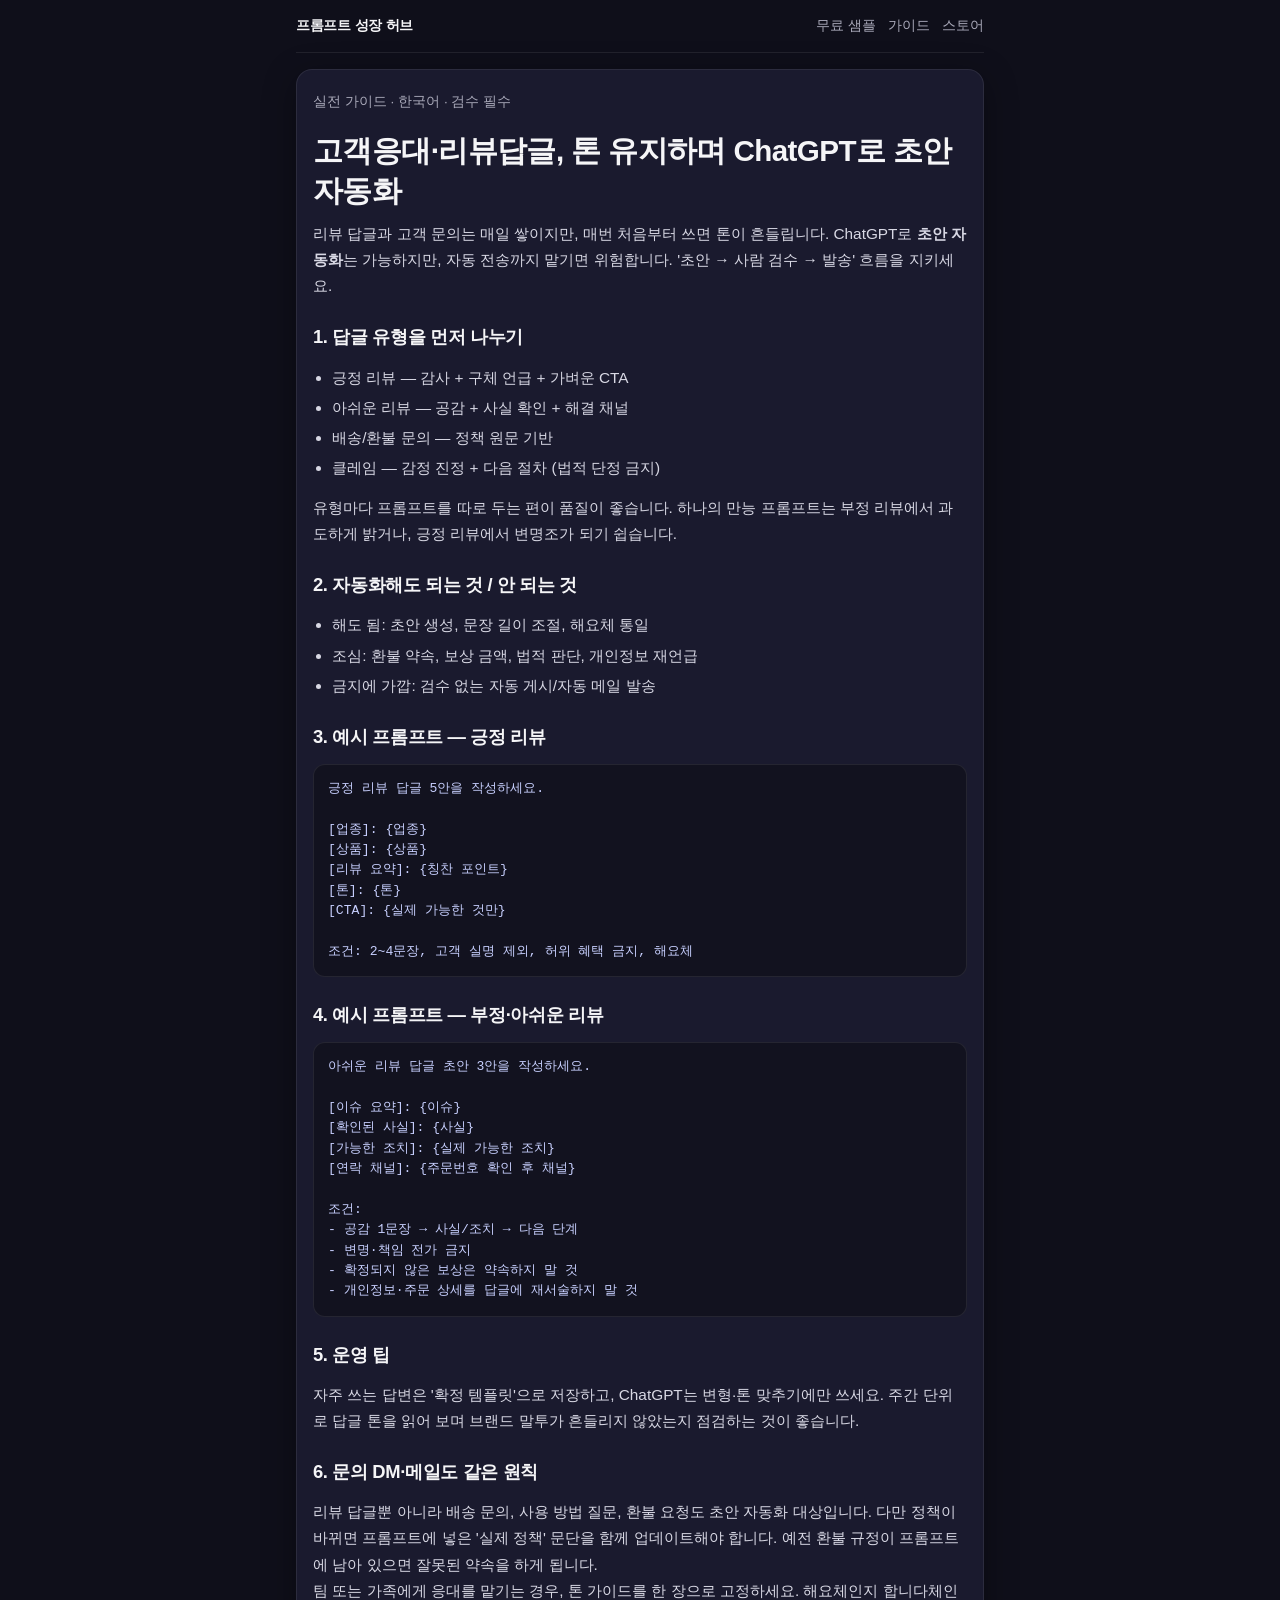
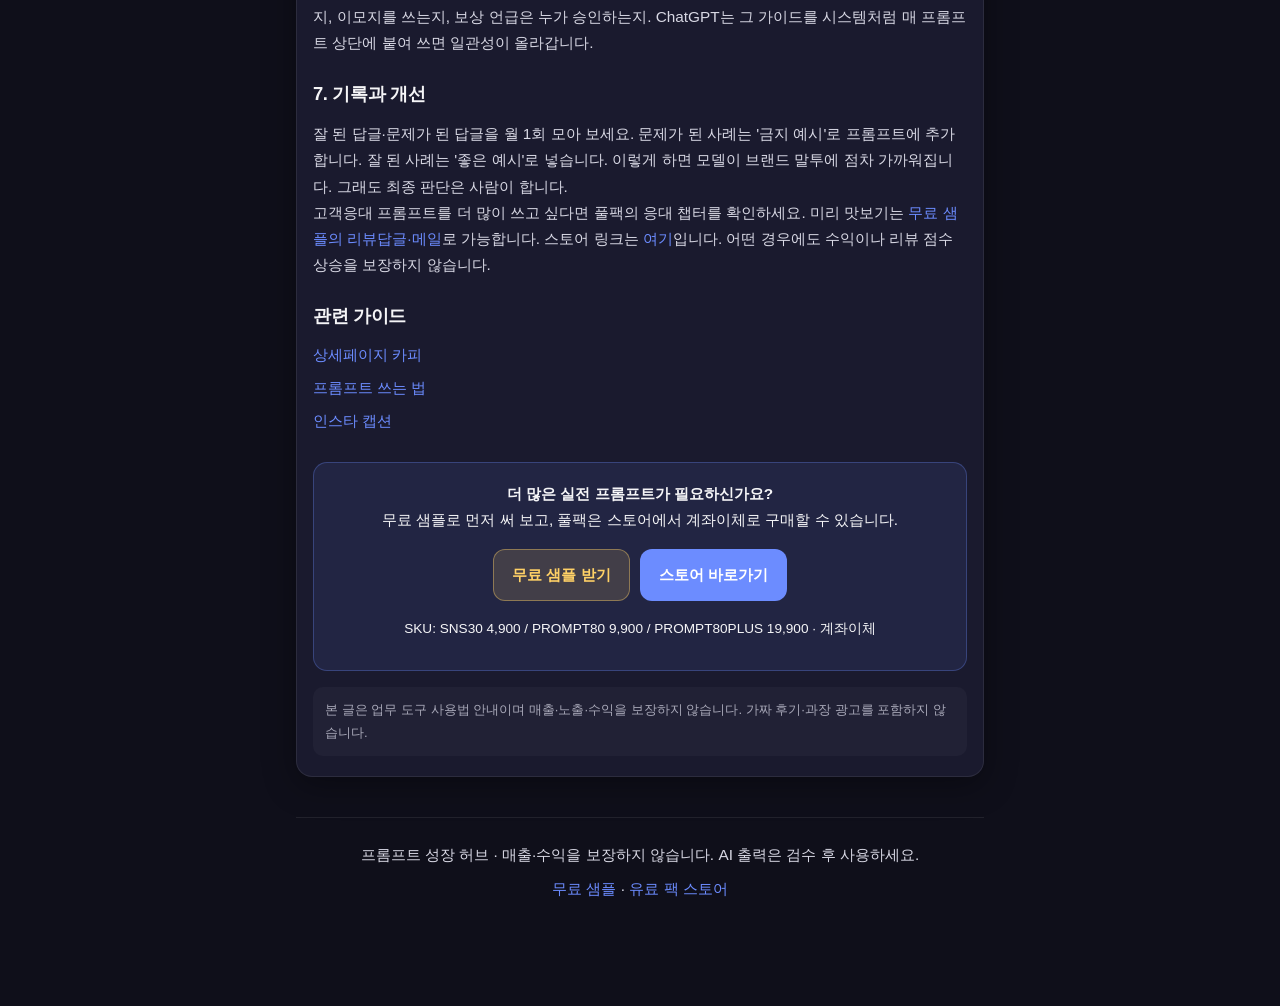
<file: articles/customer-reply-automation/index.html>
<!DOCTYPE html>
<html lang="ko">
<head>
  <meta charset="UTF-8" />
  <meta name="viewport" content="width=device-width, initial-scale=1, viewport-fit=cover" />
  <meta name="description" content="긍정·부정 리뷰 답글과 고객 문의 초안을 ChatGPT로 자동화하는 방법. 톤 유지·검수 팁과 예시 프롬프트." />
  <meta name="robots" content="index,follow" />
  <meta name="theme-color" content="#1a1a2e" />
  <link rel="canonical" href="https://macmini-jarvis.github.io/prompt-growth-hub/articles/customer-reply-automation/" />
  <meta property="og:type" content="website" />
  <meta property="og:locale" content="ko_KR" />
  <meta property="og:title" content="고객응대·리뷰답글 자동화 ChatGPT 프롬프트" />
  <meta property="og:description" content="긍정·부정 리뷰 답글과 고객 문의 초안을 ChatGPT로 자동화하는 방법. 톤 유지·검수 팁과 예시 프롬프트." />
  <meta property="og:url" content="https://macmini-jarvis.github.io/prompt-growth-hub/articles/customer-reply-automation/" />
  <meta property="og:site_name" content="프롬프트 성장 허브" />
  <meta name="twitter:card" content="summary" />
  <meta name="twitter:title" content="고객응대·리뷰답글 자동화 ChatGPT 프롬프트" />
  <meta name="twitter:description" content="긍정·부정 리뷰 답글과 고객 문의 초안을 ChatGPT로 자동화하는 방법. 톤 유지·검수 팁과 예시 프롬프트." />
  <title>고객응대·리뷰답글 자동화 ChatGPT 프롬프트</title>
  <link rel="stylesheet" href="../../assets/style.css" />
</head>
<body>
<div class="wrap">
  <nav class="nav" aria-label="주요 메뉴">
    <a class="brand" href="../../index.html">프롬프트 성장 허브</a>
    <div class="links">
      <a href="../../free-sample/">무료 샘플</a>
      <a href="../../index.html#articles">가이드</a>
      <a href="https://macmini-jarvis.github.io/chatgpt-prompts-pack-store/" rel="noopener">스토어</a>
    </div>
  </nav>

  <article class="card" style="margin-top:16px">
    <p class="article-meta">실전 가이드 · 한국어 · 검수 필수</p>
    <h1>고객응대·리뷰답글, 톤 유지하며 ChatGPT로 초안 자동화</h1>
    
<p>리뷰 답글과 고객 문의는 매일 쌓이지만, 매번 처음부터 쓰면 톤이 흔들립니다. ChatGPT로 <strong>초안 자동화</strong>는 가능하지만, 자동 전송까지 맡기면 위험합니다. '초안 → 사람 검수 → 발송' 흐름을 지키세요.</p>

<h2>1. 답글 유형을 먼저 나누기</h2>
<ul>
  <li>긍정 리뷰 — 감사 + 구체 언급 + 가벼운 CTA</li>
  <li>아쉬운 리뷰 — 공감 + 사실 확인 + 해결 채널</li>
  <li>배송/환불 문의 — 정책 원문 기반</li>
  <li>클레임 — 감정 진정 + 다음 절차 (법적 단정 금지)</li>
</ul>
<p>유형마다 프롬프트를 따로 두는 편이 품질이 좋습니다. 하나의 만능 프롬프트는 부정 리뷰에서 과도하게 밝거나, 긍정 리뷰에서 변명조가 되기 쉽습니다.</p>

<h2>2. 자동화해도 되는 것 / 안 되는 것</h2>
<ul>
  <li>해도 됨: 초안 생성, 문장 길이 조절, 해요체 통일</li>
  <li>조심: 환불 약속, 보상 금액, 법적 판단, 개인정보 재언급</li>
  <li>금지에 가깝: 검수 없는 자동 게시/자동 메일 발송</li>
</ul>

<h2>3. 예시 프롬프트 — 긍정 리뷰</h2>
<div class="prompt-box">긍정 리뷰 답글 5안을 작성하세요.

[업종]: {업종}
[상품]: {상품}
[리뷰 요약]: {칭찬 포인트}
[톤]: {톤}
[CTA]: {실제 가능한 것만}

조건: 2~4문장, 고객 실명 제외, 허위 혜택 금지, 해요체</div>

<h2>4. 예시 프롬프트 — 부정·아쉬운 리뷰</h2>
<div class="prompt-box">아쉬운 리뷰 답글 초안 3안을 작성하세요.

[이슈 요약]: {이슈}
[확인된 사실]: {사실}
[가능한 조치]: {실제 가능한 조치}
[연락 채널]: {주문번호 확인 후 채널}

조건:
- 공감 1문장 → 사실/조치 → 다음 단계
- 변명·책임 전가 금지
- 확정되지 않은 보상은 약속하지 말 것
- 개인정보·주문 상세를 답글에 재서술하지 말 것</div>

<h2>5. 운영 팁</h2>
<p>자주 쓰는 답변은 '확정 템플릿'으로 저장하고, ChatGPT는 변형·톤 맞추기에만 쓰세요. 주간 단위로 답글 톤을 읽어 보며 브랜드 말투가 흔들리지 않았는지 점검하는 것이 좋습니다.</p>

    
<h2>6. 문의 DM·메일도 같은 원칙</h2>
<p>리뷰 답글뿐 아니라 배송 문의, 사용 방법 질문, 환불 요청도 초안 자동화 대상입니다. 다만 정책이 바뀌면 프롬프트에 넣은 '실제 정책' 문단을 함께 업데이트해야 합니다. 예전 환불 규정이 프롬프트에 남아 있으면 잘못된 약속을 하게 됩니다.</p>
<p>팀 또는 가족에게 응대를 맡기는 경우, 톤 가이드를 한 장으로 고정하세요. 해요체인지 합니다체인지, 이모지를 쓰는지, 보상 언급은 누가 승인하는지. ChatGPT는 그 가이드를 시스템처럼 매 프롬프트 상단에 붙여 쓰면 일관성이 올라갑니다.</p>
<h2>7. 기록과 개선</h2>
<p>잘 된 답글·문제가 된 답글을 월 1회 모아 보세요. 문제가 된 사례는 '금지 예시'로 프롬프트에 추가합니다. 잘 된 사례는 '좋은 예시'로 넣습니다. 이렇게 하면 모델이 브랜드 말투에 점차 가까워집니다. 그래도 최종 판단은 사람이 합니다.</p>
<p>고객응대 프롬프트를 더 많이 쓰고 싶다면 풀팩의 응대 챕터를 확인하세요. 미리 맛보기는 <a href="../../free-sample/">무료 샘플의 리뷰답글·메일</a>로 가능합니다. 스토어 링크는 <a href="https://macmini-jarvis.github.io/chatgpt-prompts-pack-store/">여기</a>입니다. 어떤 경우에도 수익이나 리뷰 점수 상승을 보장하지 않습니다.</p>

    <h2>관련 가이드</h2>
    <div class="related"><a href="../product-detail-copy-prompt/">상세페이지 카피</a><a href="../chatgpt-prompt-recommend/">프롬프트 쓰는 법</a><a href="../instagram-caption-reels-hook/">인스타 캡션</a></div>
    
<div class="cta-box">
  <p><strong>더 많은 실전 프롬프트가 필요하신가요?</strong><br>
  무료 샘플로 먼저 써 보고, 풀팩은 스토어에서 계좌이체로 구매할 수 있습니다.</p>
  <div class="cta-row">
    <a class="btn btn-gold" href="https://macmini-jarvis.github.io/prompt-growth-hub/free-sample/">무료 샘플 받기</a>
    <a class="btn btn-primary" href="https://macmini-jarvis.github.io/chatgpt-prompts-pack-store/" rel="noopener">스토어 바로가기</a>
  </div>
  <p class="muted" style="margin-top:10px;font-size:0.85rem">SKU: SNS30 4,900 / PROMPT80 9,900 / PROMPT80PLUS 19,900 · 계좌이체</p>
</div>

    <p class="disclaimer">본 글은 업무 도구 사용법 안내이며 매출·노출·수익을 보장하지 않습니다. 가짜 후기·과장 광고를 포함하지 않습니다.</p>
  </article>

  <footer class="footer">
    <p>프롬프트 성장 허브 · 매출·수익을 보장하지 않습니다. AI 출력은 검수 후 사용하세요.</p>
    <p style="margin-top:8px">
      <a href="../../free-sample/">무료 샘플</a> ·
      <a href="https://macmini-jarvis.github.io/chatgpt-prompts-pack-store/" rel="noopener">유료 팩 스토어</a>
    </p>
  </footer>
</div>

</body>
</html>
</file>
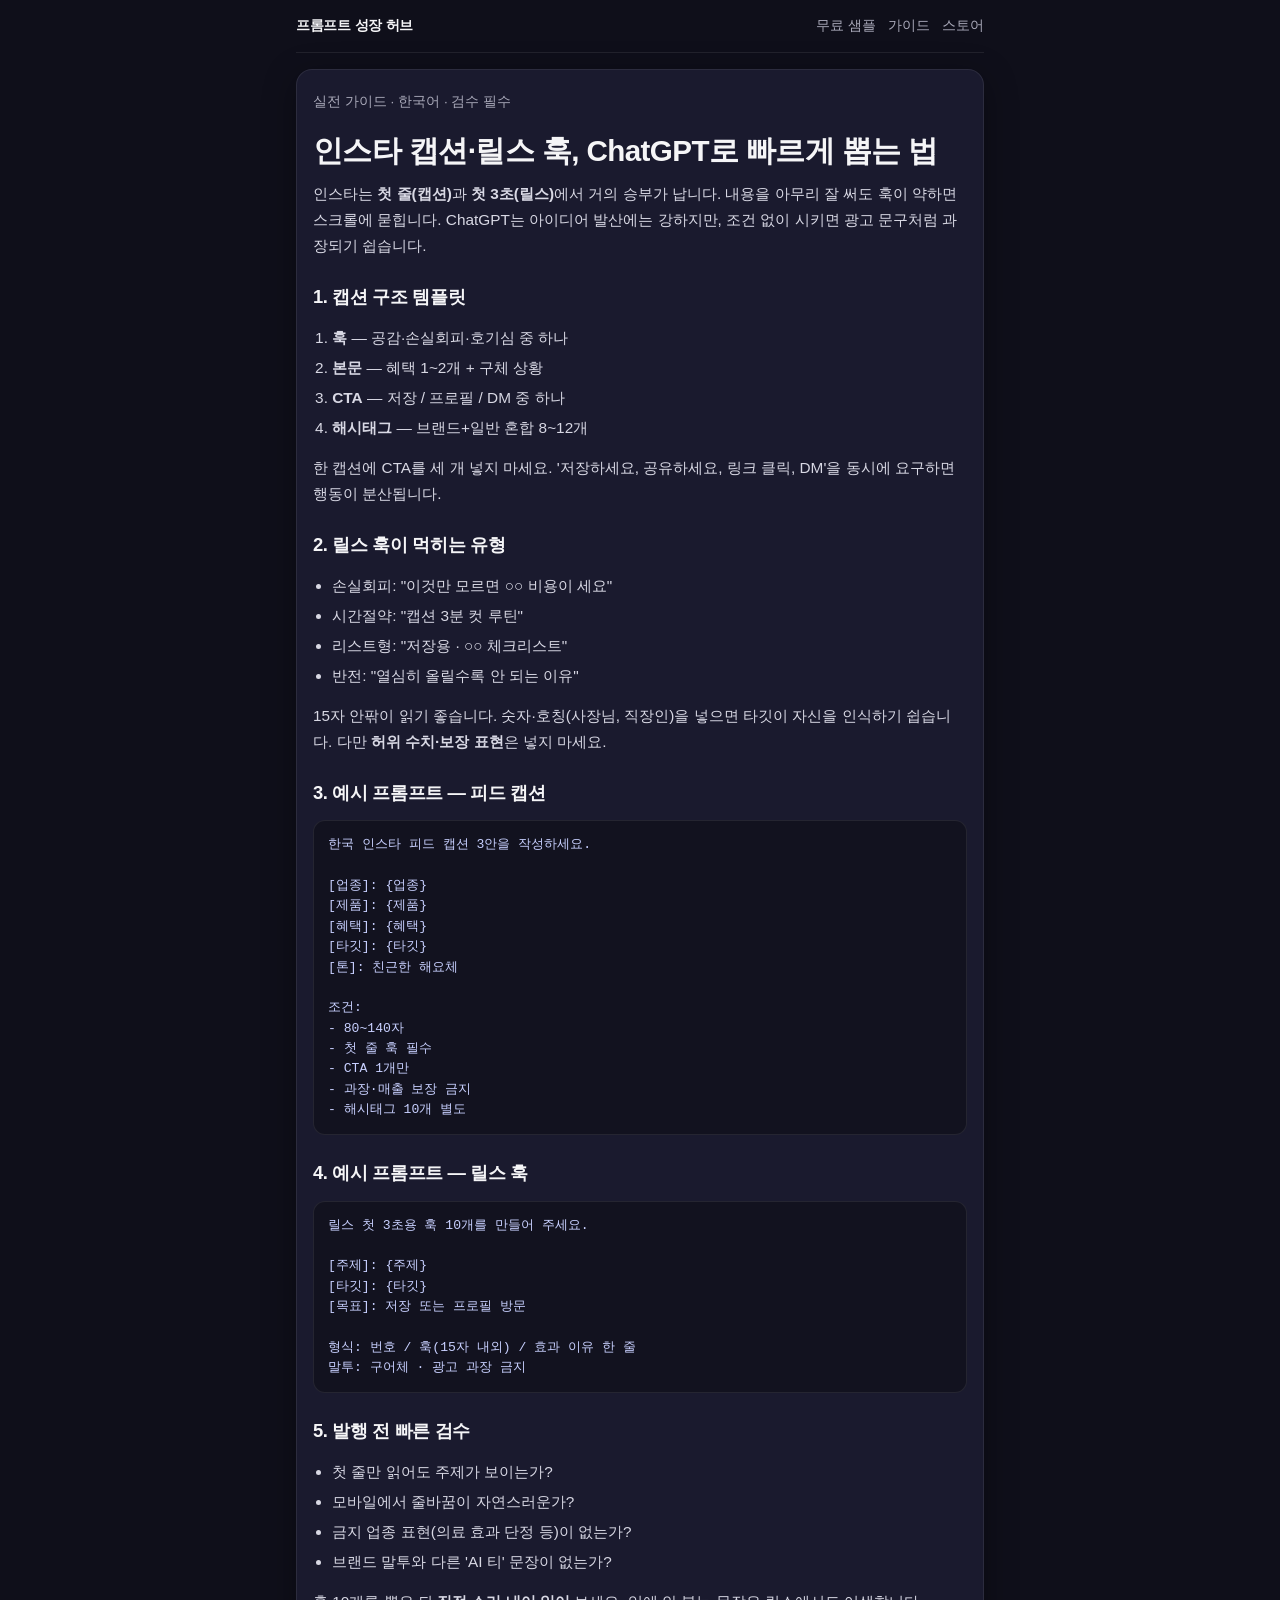
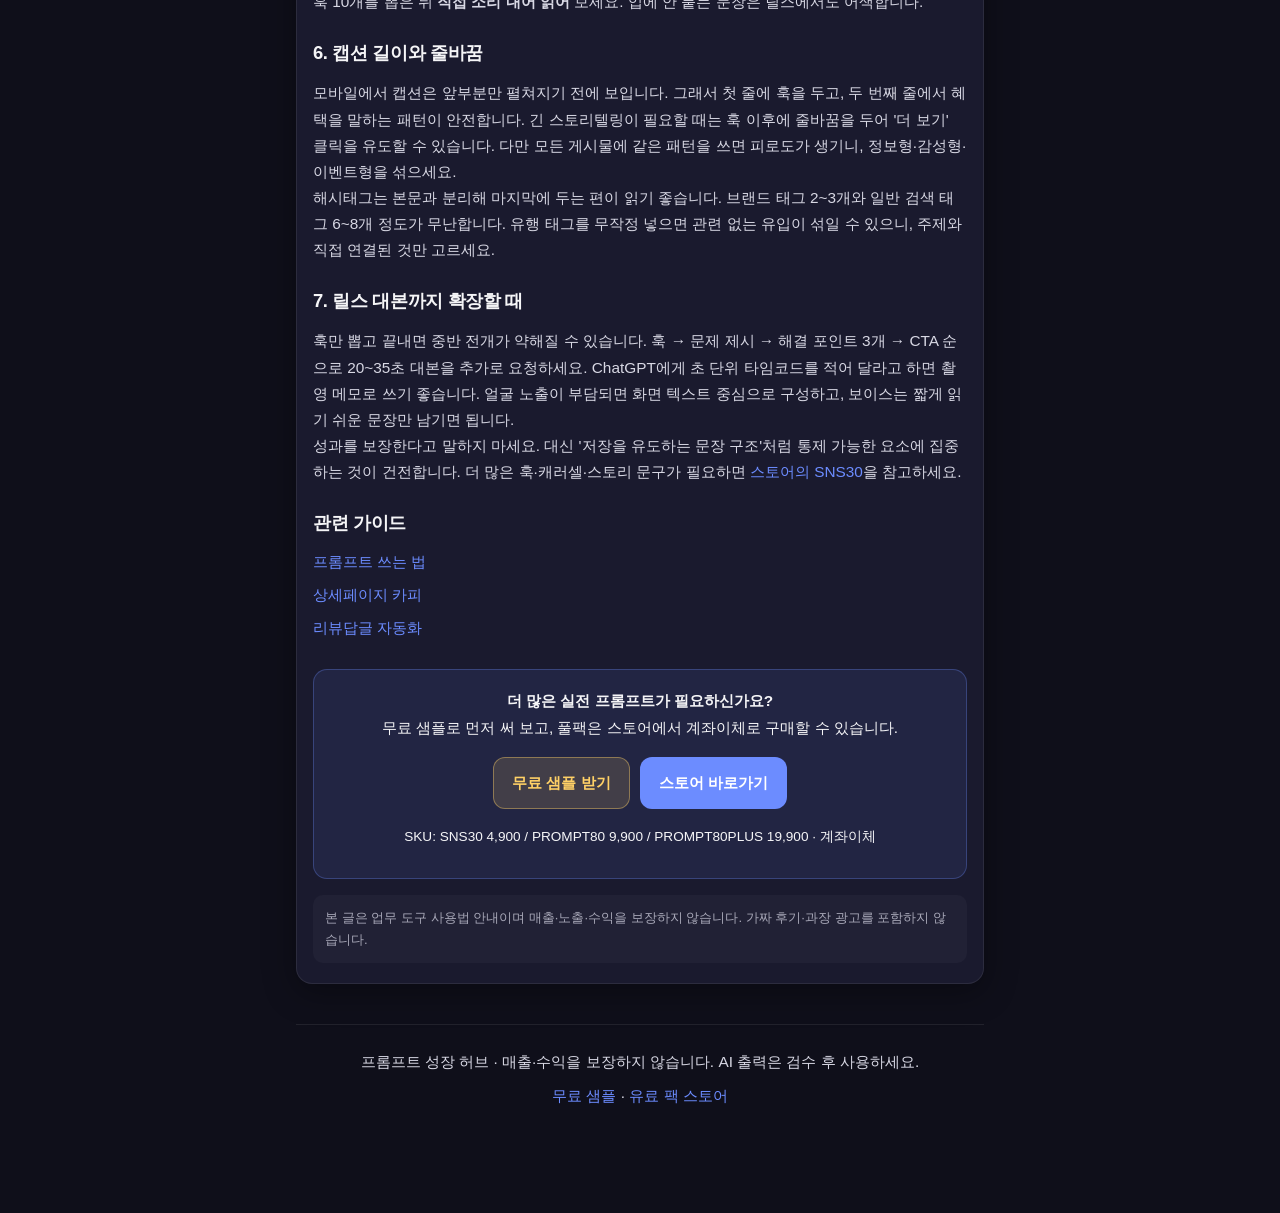
<file: articles/instagram-caption-reels-hook/index.html>
<!DOCTYPE html>
<html lang="ko">
<head>
  <meta charset="UTF-8" />
  <meta name="viewport" content="width=device-width, initial-scale=1, viewport-fit=cover" />
  <meta name="description" content="인스타 피드 캡션과 릴스 첫 3초 훅을 ChatGPT로 만드는 실전 팁과 예시 프롬프트. 무료 샘플·풀팩 안내." />
  <meta name="robots" content="index,follow" />
  <meta name="theme-color" content="#1a1a2e" />
  <link rel="canonical" href="https://macmini-jarvis.github.io/prompt-growth-hub/articles/instagram-caption-reels-hook/" />
  <meta property="og:type" content="website" />
  <meta property="og:locale" content="ko_KR" />
  <meta property="og:title" content="인스타 캡션·릴스 훅 만들기 ChatGPT 프롬프트" />
  <meta property="og:description" content="인스타 피드 캡션과 릴스 첫 3초 훅을 ChatGPT로 만드는 실전 팁과 예시 프롬프트. 무료 샘플·풀팩 안내." />
  <meta property="og:url" content="https://macmini-jarvis.github.io/prompt-growth-hub/articles/instagram-caption-reels-hook/" />
  <meta property="og:site_name" content="프롬프트 성장 허브" />
  <meta name="twitter:card" content="summary" />
  <meta name="twitter:title" content="인스타 캡션·릴스 훅 만들기 ChatGPT 프롬프트" />
  <meta name="twitter:description" content="인스타 피드 캡션과 릴스 첫 3초 훅을 ChatGPT로 만드는 실전 팁과 예시 프롬프트. 무료 샘플·풀팩 안내." />
  <title>인스타 캡션·릴스 훅 만들기 ChatGPT 프롬프트</title>
  <link rel="stylesheet" href="../../assets/style.css" />
</head>
<body>
<div class="wrap">
  <nav class="nav" aria-label="주요 메뉴">
    <a class="brand" href="../../index.html">프롬프트 성장 허브</a>
    <div class="links">
      <a href="../../free-sample/">무료 샘플</a>
      <a href="../../index.html#articles">가이드</a>
      <a href="https://macmini-jarvis.github.io/chatgpt-prompts-pack-store/" rel="noopener">스토어</a>
    </div>
  </nav>

  <article class="card" style="margin-top:16px">
    <p class="article-meta">실전 가이드 · 한국어 · 검수 필수</p>
    <h1>인스타 캡션·릴스 훅, ChatGPT로 빠르게 뽑는 법</h1>
    
<p>인스타는 <strong>첫 줄(캡션)</strong>과 <strong>첫 3초(릴스)</strong>에서 거의 승부가 납니다. 내용을 아무리 잘 써도 훅이 약하면 스크롤에 묻힙니다. ChatGPT는 아이디어 발산에는 강하지만, 조건 없이 시키면 광고 문구처럼 과장되기 쉽습니다.</p>

<h2>1. 캡션 구조 템플릿</h2>
<ol>
  <li><strong>훅</strong> — 공감·손실회피·호기심 중 하나</li>
  <li><strong>본문</strong> — 혜택 1~2개 + 구체 상황</li>
  <li><strong>CTA</strong> — 저장 / 프로필 / DM 중 하나</li>
  <li><strong>해시태그</strong> — 브랜드+일반 혼합 8~12개</li>
</ol>
<p>한 캡션에 CTA를 세 개 넣지 마세요. '저장하세요, 공유하세요, 링크 클릭, DM'을 동시에 요구하면 행동이 분산됩니다.</p>

<h2>2. 릴스 훅이 먹히는 유형</h2>
<ul>
  <li>손실회피: "이것만 모르면 ○○ 비용이 세요"</li>
  <li>시간절약: "캡션 3분 컷 루틴"</li>
  <li>리스트형: "저장용 · ○○ 체크리스트"</li>
  <li>반전: "열심히 올릴수록 안 되는 이유"</li>
</ul>
<p>15자 안팎이 읽기 좋습니다. 숫자·호칭(사장님, 직장인)을 넣으면 타깃이 자신을 인식하기 쉽습니다. 다만 <strong>허위 수치·보장 표현</strong>은 넣지 마세요.</p>

<h2>3. 예시 프롬프트 — 피드 캡션</h2>
<div class="prompt-box">한국 인스타 피드 캡션 3안을 작성하세요.

[업종]: {업종}
[제품]: {제품}
[혜택]: {혜택}
[타깃]: {타깃}
[톤]: 친근한 해요체

조건:
- 80~140자
- 첫 줄 훅 필수
- CTA 1개만
- 과장·매출 보장 금지
- 해시태그 10개 별도</div>

<h2>4. 예시 프롬프트 — 릴스 훅</h2>
<div class="prompt-box">릴스 첫 3초용 훅 10개를 만들어 주세요.

[주제]: {주제}
[타깃]: {타깃}
[목표]: 저장 또는 프로필 방문

형식: 번호 / 훅(15자 내외) / 효과 이유 한 줄
말투: 구어체 · 광고 과장 금지</div>

<h2>5. 발행 전 빠른 검수</h2>
<ul>
  <li>첫 줄만 읽어도 주제가 보이는가?</li>
  <li>모바일에서 줄바꿈이 자연스러운가?</li>
  <li>금지 업종 표현(의료 효과 단정 등)이 없는가?</li>
  <li>브랜드 말투와 다른 'AI 티' 문장이 없는가?</li>
</ul>
<p>훅 10개를 뽑은 뒤 <strong>직접 소리 내어 읽어</strong> 보세요. 입에 안 붙는 문장은 릴스에서도 어색합니다.</p>

    
<h2>6. 캡션 길이와 줄바꿈</h2>
<p>모바일에서 캡션은 앞부분만 펼쳐지기 전에 보입니다. 그래서 첫 줄에 훅을 두고, 두 번째 줄에서 혜택을 말하는 패턴이 안전합니다. 긴 스토리텔링이 필요할 때는 훅 이후에 줄바꿈을 두어 '더 보기' 클릭을 유도할 수 있습니다. 다만 모든 게시물에 같은 패턴을 쓰면 피로도가 생기니, 정보형·감성형·이벤트형을 섞으세요.</p>
<p>해시태그는 본문과 분리해 마지막에 두는 편이 읽기 좋습니다. 브랜드 태그 2~3개와 일반 검색 태그 6~8개 정도가 무난합니다. 유행 태그를 무작정 넣으면 관련 없는 유입이 섞일 수 있으니, 주제와 직접 연결된 것만 고르세요.</p>
<h2>7. 릴스 대본까지 확장할 때</h2>
<p>훅만 뽑고 끝내면 중반 전개가 약해질 수 있습니다. 훅 → 문제 제시 → 해결 포인트 3개 → CTA 순으로 20~35초 대본을 추가로 요청하세요. ChatGPT에게 초 단위 타임코드를 적어 달라고 하면 촬영 메모로 쓰기 좋습니다. 얼굴 노출이 부담되면 화면 텍스트 중심으로 구성하고, 보이스는 짧게 읽기 쉬운 문장만 남기면 됩니다.</p>
<p>성과를 보장한다고 말하지 마세요. 대신 '저장을 유도하는 문장 구조'처럼 통제 가능한 요소에 집중하는 것이 건전합니다. 더 많은 훅·캐러셀·스토리 문구가 필요하면 <a href="https://macmini-jarvis.github.io/chatgpt-prompts-pack-store/">스토어의 SNS30</a>을 참고하세요.</p>

    <h2>관련 가이드</h2>
    <div class="related"><a href="../chatgpt-prompt-recommend/">프롬프트 쓰는 법</a><a href="../product-detail-copy-prompt/">상세페이지 카피</a><a href="../customer-reply-automation/">리뷰답글 자동화</a></div>
    
<div class="cta-box">
  <p><strong>더 많은 실전 프롬프트가 필요하신가요?</strong><br>
  무료 샘플로 먼저 써 보고, 풀팩은 스토어에서 계좌이체로 구매할 수 있습니다.</p>
  <div class="cta-row">
    <a class="btn btn-gold" href="https://macmini-jarvis.github.io/prompt-growth-hub/free-sample/">무료 샘플 받기</a>
    <a class="btn btn-primary" href="https://macmini-jarvis.github.io/chatgpt-prompts-pack-store/" rel="noopener">스토어 바로가기</a>
  </div>
  <p class="muted" style="margin-top:10px;font-size:0.85rem">SKU: SNS30 4,900 / PROMPT80 9,900 / PROMPT80PLUS 19,900 · 계좌이체</p>
</div>

    <p class="disclaimer">본 글은 업무 도구 사용법 안내이며 매출·노출·수익을 보장하지 않습니다. 가짜 후기·과장 광고를 포함하지 않습니다.</p>
  </article>

  <footer class="footer">
    <p>프롬프트 성장 허브 · 매출·수익을 보장하지 않습니다. AI 출력은 검수 후 사용하세요.</p>
    <p style="margin-top:8px">
      <a href="../../free-sample/">무료 샘플</a> ·
      <a href="https://macmini-jarvis.github.io/chatgpt-prompts-pack-store/" rel="noopener">유료 팩 스토어</a>
    </p>
  </footer>
</div>

</body>
</html>
</file>
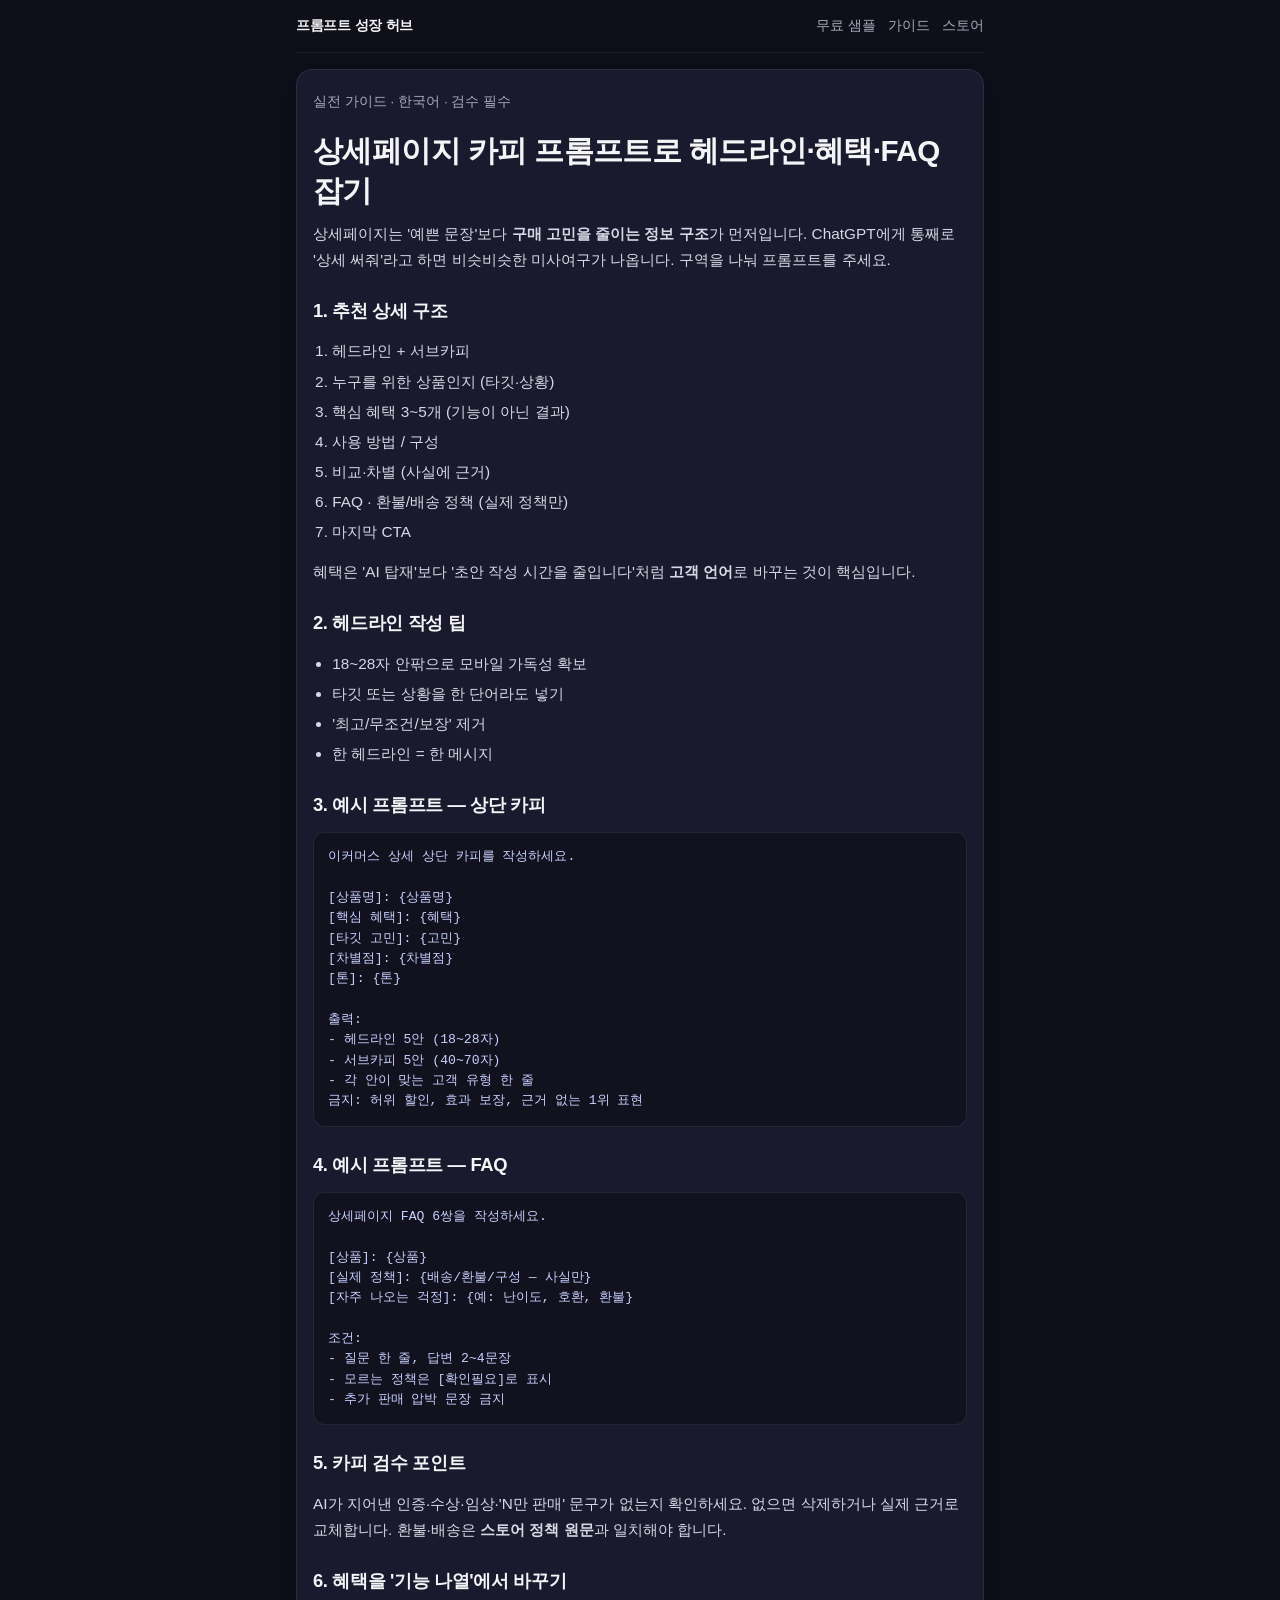
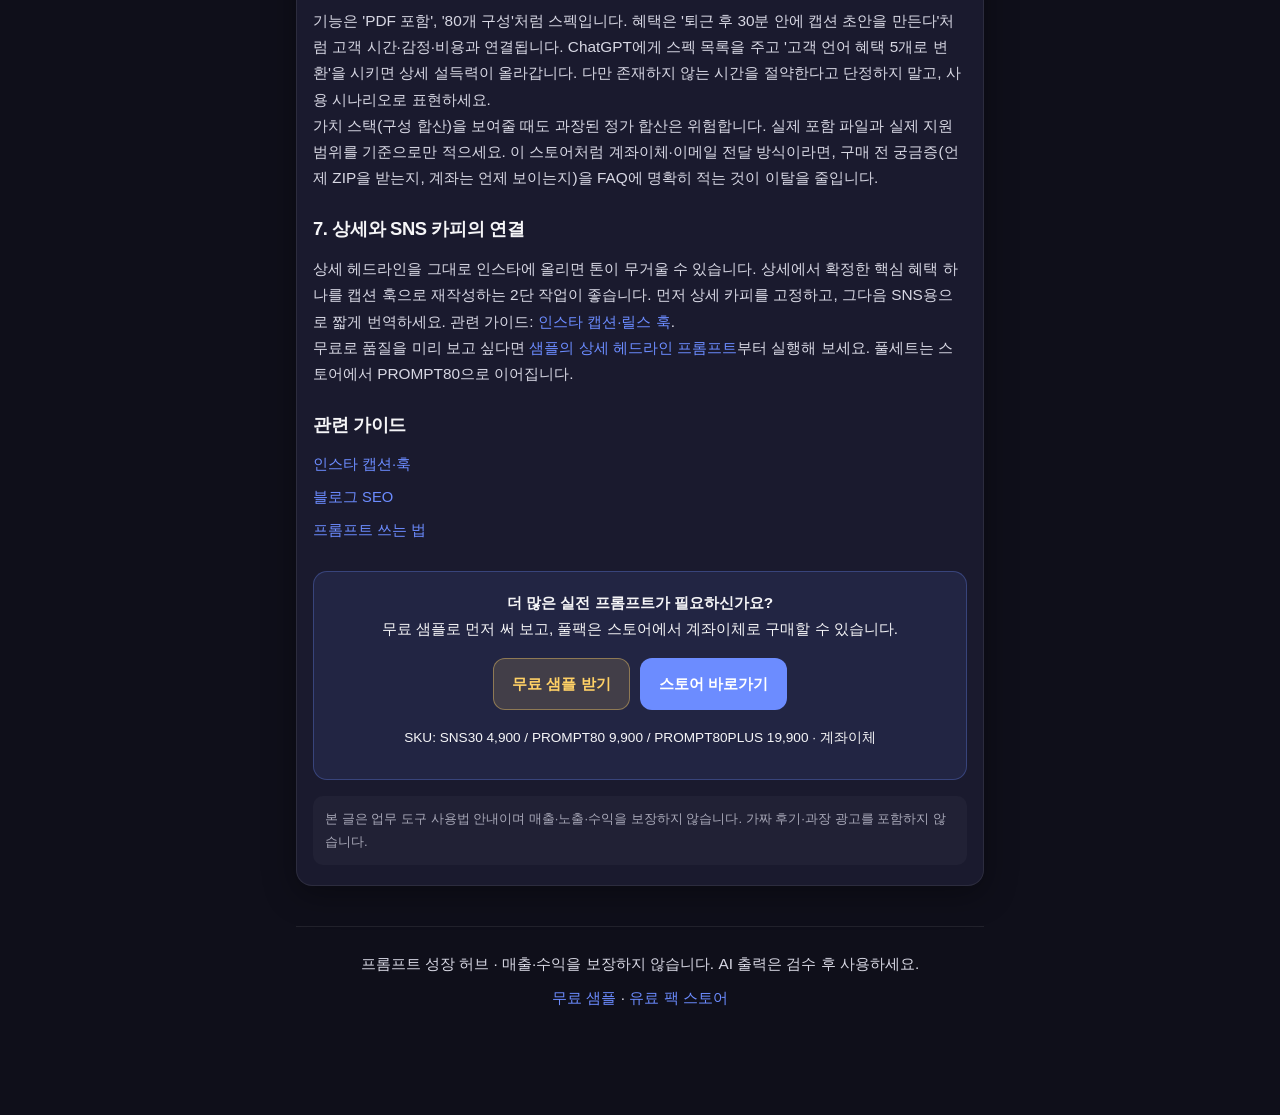
<file: articles/product-detail-copy-prompt/index.html>
<!DOCTYPE html>
<html lang="ko">
<head>
  <meta charset="UTF-8" />
  <meta name="viewport" content="width=device-width, initial-scale=1, viewport-fit=cover" />
  <meta name="description" content="상세페이지 헤드라인·혜택·FAQ를 ChatGPT 프롬프트로 쓰는 방법. 예시 포함, 무료 샘플과 풀팩 링크." />
  <meta name="robots" content="index,follow" />
  <meta name="theme-color" content="#1a1a2e" />
  <link rel="canonical" href="https://macmini-jarvis.github.io/prompt-growth-hub/articles/product-detail-copy-prompt/" />
  <meta property="og:type" content="website" />
  <meta property="og:locale" content="ko_KR" />
  <meta property="og:title" content="상세페이지 카피 프롬프트 · 헤드라인부터 FAQ까지" />
  <meta property="og:description" content="상세페이지 헤드라인·혜택·FAQ를 ChatGPT 프롬프트로 쓰는 방법. 예시 포함, 무료 샘플과 풀팩 링크." />
  <meta property="og:url" content="https://macmini-jarvis.github.io/prompt-growth-hub/articles/product-detail-copy-prompt/" />
  <meta property="og:site_name" content="프롬프트 성장 허브" />
  <meta name="twitter:card" content="summary" />
  <meta name="twitter:title" content="상세페이지 카피 프롬프트 · 헤드라인부터 FAQ까지" />
  <meta name="twitter:description" content="상세페이지 헤드라인·혜택·FAQ를 ChatGPT 프롬프트로 쓰는 방법. 예시 포함, 무료 샘플과 풀팩 링크." />
  <title>상세페이지 카피 프롬프트 · 헤드라인부터 FAQ까지</title>
  <link rel="stylesheet" href="../../assets/style.css" />
</head>
<body>
<div class="wrap">
  <nav class="nav" aria-label="주요 메뉴">
    <a class="brand" href="../../index.html">프롬프트 성장 허브</a>
    <div class="links">
      <a href="../../free-sample/">무료 샘플</a>
      <a href="../../index.html#articles">가이드</a>
      <a href="https://macmini-jarvis.github.io/chatgpt-prompts-pack-store/" rel="noopener">스토어</a>
    </div>
  </nav>

  <article class="card" style="margin-top:16px">
    <p class="article-meta">실전 가이드 · 한국어 · 검수 필수</p>
    <h1>상세페이지 카피 프롬프트로 헤드라인·혜택·FAQ 잡기</h1>
    
<p>상세페이지는 '예쁜 문장'보다 <strong>구매 고민을 줄이는 정보 구조</strong>가 먼저입니다. ChatGPT에게 통째로 '상세 써줘'라고 하면 비슷비슷한 미사여구가 나옵니다. 구역을 나눠 프롬프트를 주세요.</p>

<h2>1. 추천 상세 구조</h2>
<ol>
  <li>헤드라인 + 서브카피</li>
  <li>누구를 위한 상품인지 (타깃·상황)</li>
  <li>핵심 혜택 3~5개 (기능이 아닌 결과)</li>
  <li>사용 방법 / 구성</li>
  <li>비교·차별 (사실에 근거)</li>
  <li>FAQ · 환불/배송 정책 (실제 정책만)</li>
  <li>마지막 CTA</li>
</ol>
<p>혜택은 'AI 탑재'보다 '초안 작성 시간을 줄입니다'처럼 <strong>고객 언어</strong>로 바꾸는 것이 핵심입니다.</p>

<h2>2. 헤드라인 작성 팁</h2>
<ul>
  <li>18~28자 안팎으로 모바일 가독성 확보</li>
  <li>타깃 또는 상황을 한 단어라도 넣기</li>
  <li>'최고/무조건/보장' 제거</li>
  <li>한 헤드라인 = 한 메시지</li>
</ul>

<h2>3. 예시 프롬프트 — 상단 카피</h2>
<div class="prompt-box">이커머스 상세 상단 카피를 작성하세요.

[상품명]: {상품명}
[핵심 혜택]: {혜택}
[타깃 고민]: {고민}
[차별점]: {차별점}
[톤]: {톤}

출력:
- 헤드라인 5안 (18~28자)
- 서브카피 5안 (40~70자)
- 각 안이 맞는 고객 유형 한 줄
금지: 허위 할인, 효과 보장, 근거 없는 1위 표현</div>

<h2>4. 예시 프롬프트 — FAQ</h2>
<div class="prompt-box">상세페이지 FAQ 6쌍을 작성하세요.

[상품]: {상품}
[실제 정책]: {배송/환불/구성 — 사실만}
[자주 나오는 걱정]: {예: 난이도, 호환, 환불}

조건:
- 질문 한 줄, 답변 2~4문장
- 모르는 정책은 [확인필요]로 표시
- 추가 판매 압박 문장 금지</div>

<h2>5. 카피 검수 포인트</h2>
<p>AI가 지어낸 인증·수상·임상·'N만 판매' 문구가 없는지 확인하세요. 없으면 삭제하거나 실제 근거로 교체합니다. 환불·배송은 <strong>스토어 정책 원문</strong>과 일치해야 합니다.</p>

    
<h2>6. 혜택을 '기능 나열'에서 바꾸기</h2>
<p>기능은 'PDF 포함', '80개 구성'처럼 스펙입니다. 혜택은 '퇴근 후 30분 안에 캡션 초안을 만든다'처럼 고객 시간·감정·비용과 연결됩니다. ChatGPT에게 스펙 목록을 주고 '고객 언어 혜택 5개로 변환'을 시키면 상세 설득력이 올라갑니다. 다만 존재하지 않는 시간을 절약한다고 단정하지 말고, 사용 시나리오로 표현하세요.</p>
<p>가치 스택(구성 합산)을 보여줄 때도 과장된 정가 합산은 위험합니다. 실제 포함 파일과 실제 지원 범위를 기준으로만 적으세요. 이 스토어처럼 계좌이체·이메일 전달 방식이라면, 구매 전 궁금증(언제 ZIP을 받는지, 계좌는 언제 보이는지)을 FAQ에 명확히 적는 것이 이탈을 줄입니다.</p>
<h2>7. 상세와 SNS 카피의 연결</h2>
<p>상세 헤드라인을 그대로 인스타에 올리면 톤이 무거울 수 있습니다. 상세에서 확정한 핵심 혜택 하나를 캡션 훅으로 재작성하는 2단 작업이 좋습니다. 먼저 상세 카피를 고정하고, 그다음 SNS용으로 짧게 번역하세요. 관련 가이드: <a href="../instagram-caption-reels-hook/">인스타 캡션·릴스 훅</a>.</p>
<p>무료로 품질을 미리 보고 싶다면 <a href="../../free-sample/">샘플의 상세 헤드라인 프롬프트</a>부터 실행해 보세요. 풀세트는 스토어에서 PROMPT80으로 이어집니다.</p>

    <h2>관련 가이드</h2>
    <div class="related"><a href="../instagram-caption-reels-hook/">인스타 캡션·훅</a><a href="../blog-seo-structure/">블로그 SEO</a><a href="../chatgpt-prompt-recommend/">프롬프트 쓰는 법</a></div>
    
<div class="cta-box">
  <p><strong>더 많은 실전 프롬프트가 필요하신가요?</strong><br>
  무료 샘플로 먼저 써 보고, 풀팩은 스토어에서 계좌이체로 구매할 수 있습니다.</p>
  <div class="cta-row">
    <a class="btn btn-gold" href="https://macmini-jarvis.github.io/prompt-growth-hub/free-sample/">무료 샘플 받기</a>
    <a class="btn btn-primary" href="https://macmini-jarvis.github.io/chatgpt-prompts-pack-store/" rel="noopener">스토어 바로가기</a>
  </div>
  <p class="muted" style="margin-top:10px;font-size:0.85rem">SKU: SNS30 4,900 / PROMPT80 9,900 / PROMPT80PLUS 19,900 · 계좌이체</p>
</div>

    <p class="disclaimer">본 글은 업무 도구 사용법 안내이며 매출·노출·수익을 보장하지 않습니다. 가짜 후기·과장 광고를 포함하지 않습니다.</p>
  </article>

  <footer class="footer">
    <p>프롬프트 성장 허브 · 매출·수익을 보장하지 않습니다. AI 출력은 검수 후 사용하세요.</p>
    <p style="margin-top:8px">
      <a href="../../free-sample/">무료 샘플</a> ·
      <a href="https://macmini-jarvis.github.io/chatgpt-prompts-pack-store/" rel="noopener">유료 팩 스토어</a>
    </p>
  </footer>
</div>

</body>
</html>
</file>
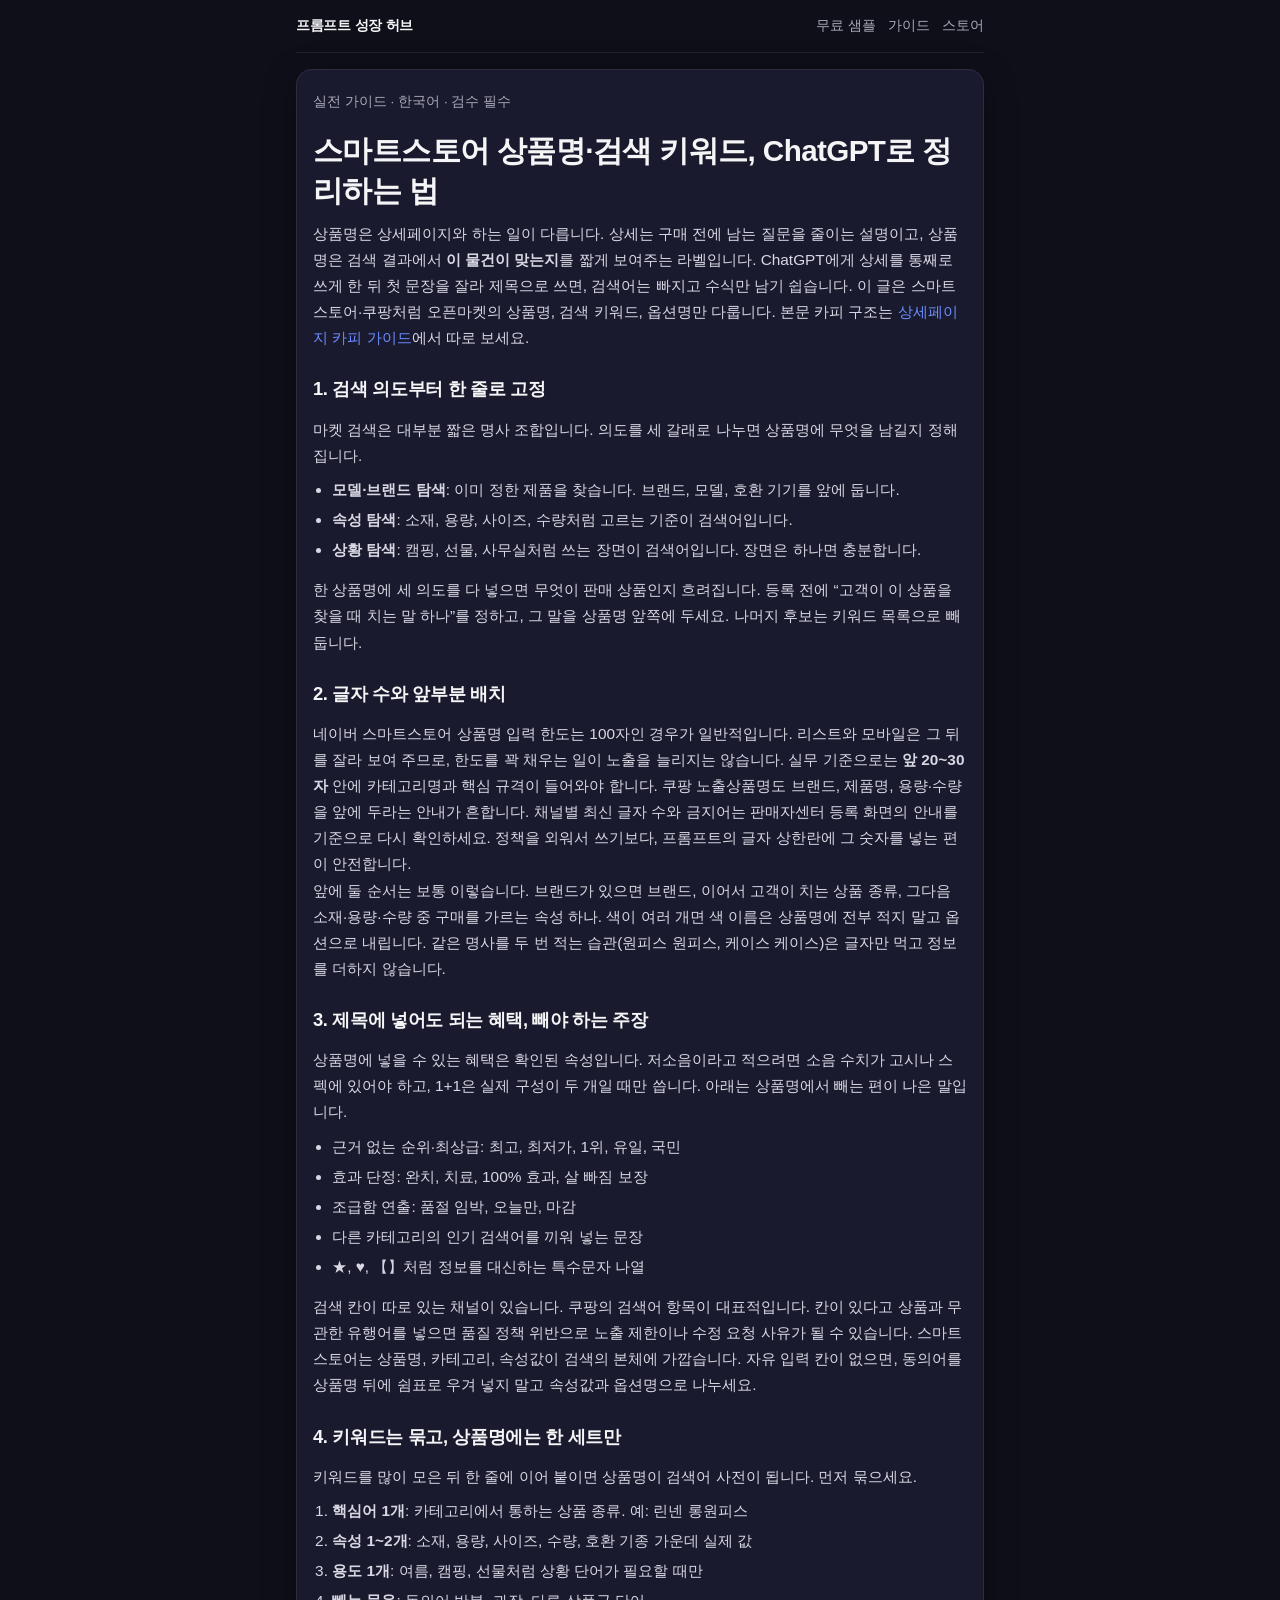
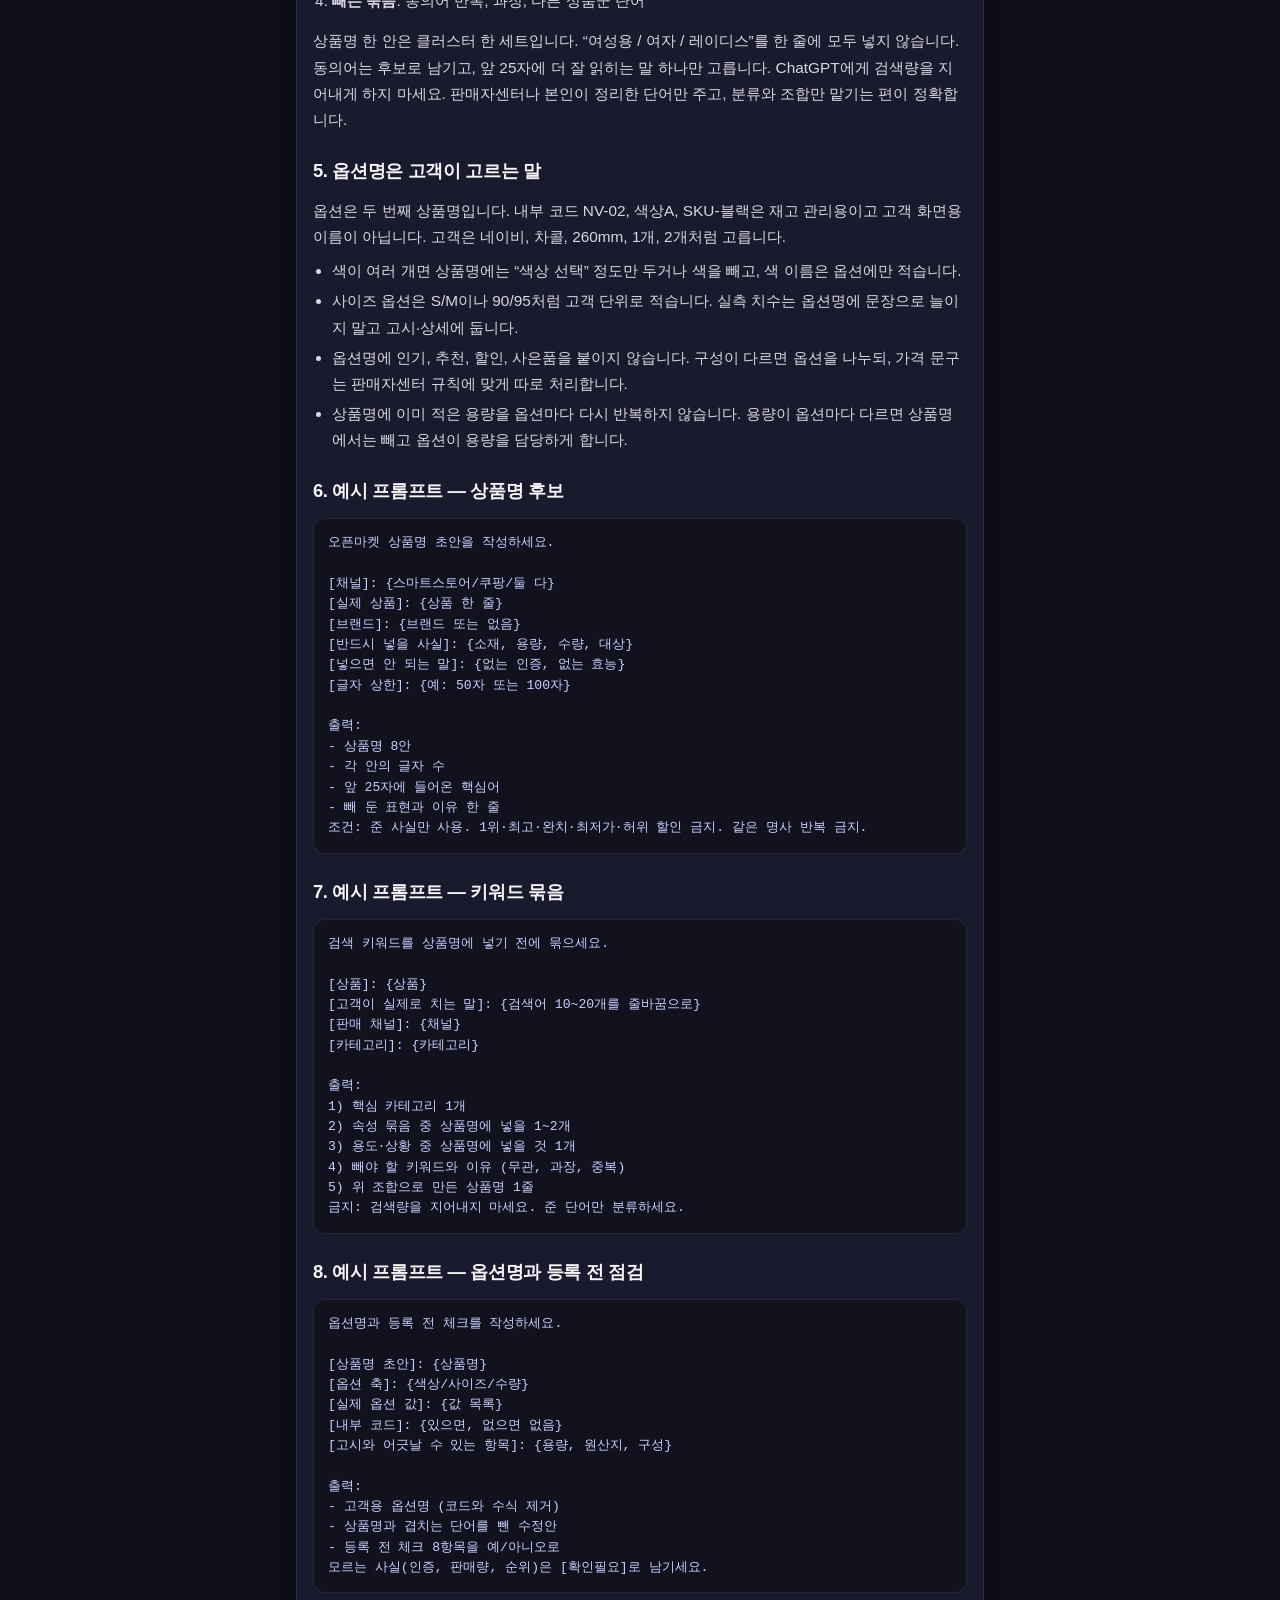
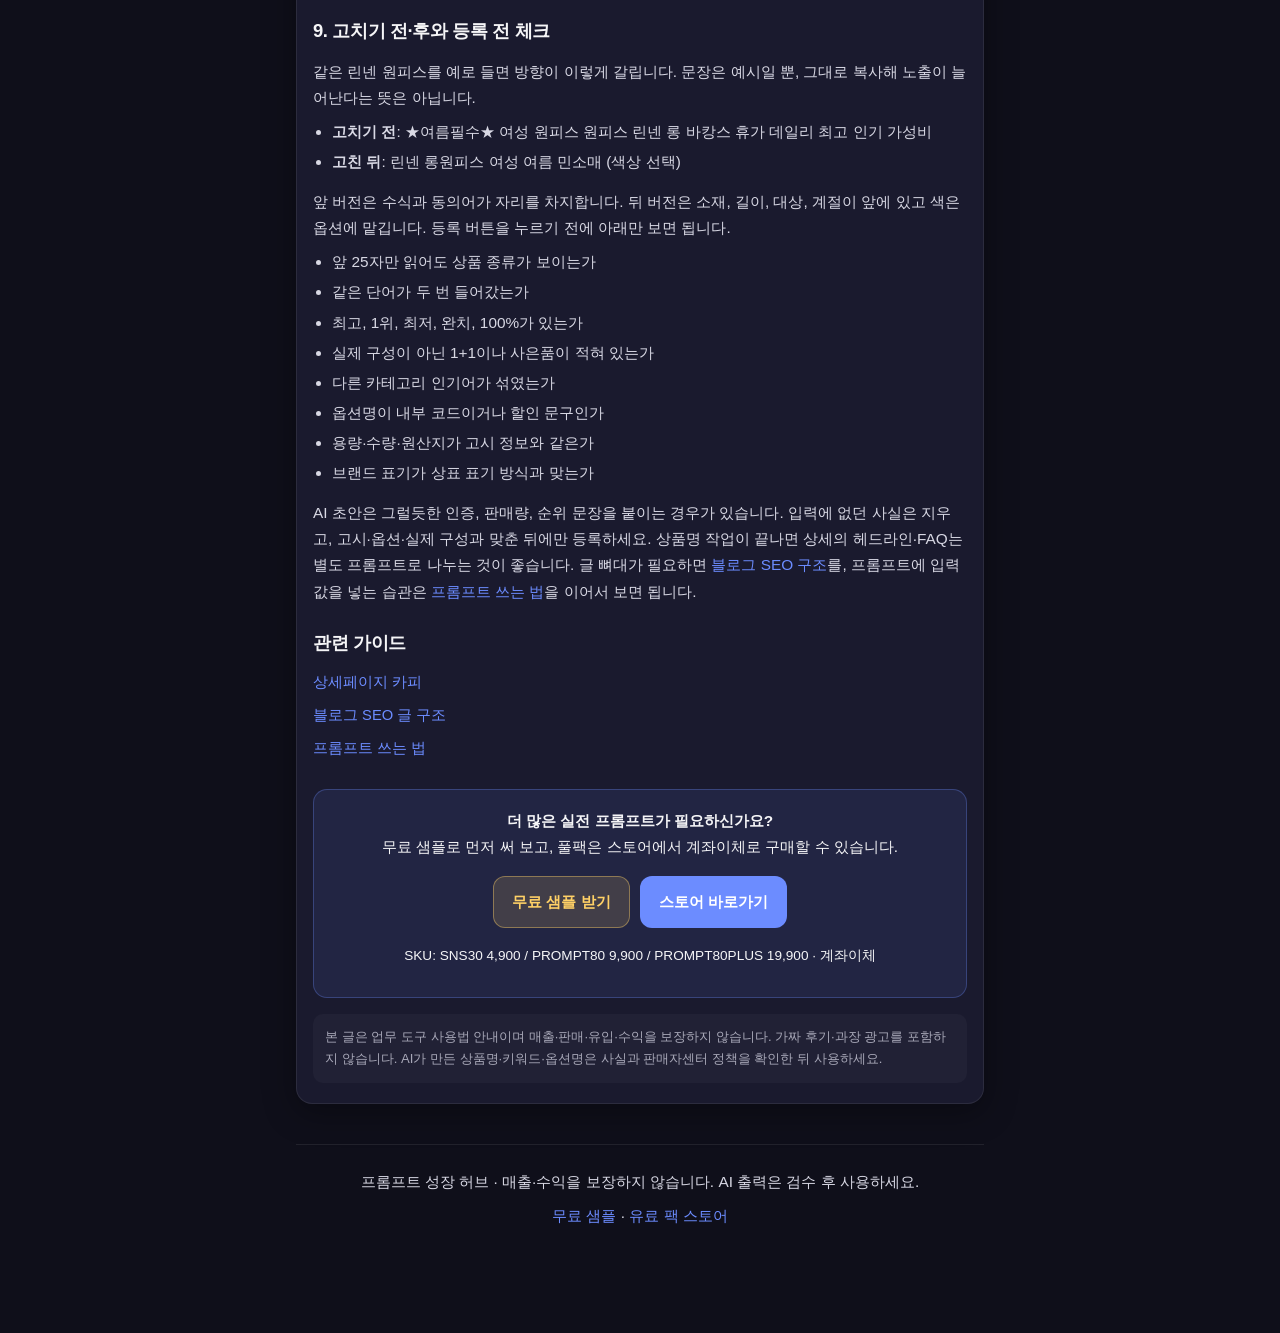
<file: articles/smartstore-title-keyword-prompt/index.html>
<!DOCTYPE html>
<html lang="ko">
<head>
  <meta charset="UTF-8" />
  <meta name="viewport" content="width=device-width, initial-scale=1, viewport-fit=cover" />
  <meta name="description" content="스마트스토어·쿠팡 상품명, 검색 키워드, 옵션명을 ChatGPT로 나누어 쓰는 실전 순서와 예시 프롬프트." />
  <meta name="robots" content="index,follow" />
  <meta name="theme-color" content="#1a1a2e" />
  <link rel="canonical" href="https://macmini-jarvis.github.io/prompt-growth-hub/articles/smartstore-title-keyword-prompt/" />
  <meta property="og:type" content="website" />
  <meta property="og:locale" content="ko_KR" />
  <meta property="og:title" content="스마트스토어 상품명·검색 키워드, ChatGPT로 정리하는 법" />
  <meta property="og:description" content="스마트스토어·쿠팡 상품명, 검색 키워드, 옵션명을 ChatGPT로 나누어 쓰는 실전 순서와 예시 프롬프트." />
  <meta property="og:url" content="https://macmini-jarvis.github.io/prompt-growth-hub/articles/smartstore-title-keyword-prompt/" />
  <meta property="og:site_name" content="프롬프트 성장 허브" />
  <meta name="twitter:card" content="summary" />
  <meta name="twitter:title" content="스마트스토어 상품명·검색 키워드, ChatGPT로 정리하는 법" />
  <meta name="twitter:description" content="스마트스토어·쿠팡 상품명, 검색 키워드, 옵션명을 ChatGPT로 나누어 쓰는 실전 순서와 예시 프롬프트." />
  <title>스마트스토어 상품명·검색 키워드, ChatGPT로 정리하는 법</title>
  <link rel="stylesheet" href="../../assets/style.css" />
</head>
<body>
<div class="wrap">
  <nav class="nav" aria-label="주요 메뉴">
    <a class="brand" href="../../index.html">프롬프트 성장 허브</a>
    <div class="links">
      <a href="../../free-sample/">무료 샘플</a>
      <a href="../../index.html#articles">가이드</a>
      <a href="https://macmini-jarvis.github.io/chatgpt-prompts-pack-store/" rel="noopener">스토어</a>
    </div>
  </nav>

  <article class="card" style="margin-top:16px">
    <p class="article-meta">실전 가이드 · 한국어 · 검수 필수</p>
    <h1>스마트스토어 상품명·검색 키워드, ChatGPT로 정리하는 법</h1>

<p>상품명은 상세페이지와 하는 일이 다릅니다. 상세는 구매 전에 남는 질문을 줄이는 설명이고, 상품명은 검색 결과에서 <strong>이 물건이 맞는지</strong>를 짧게 보여주는 라벨입니다. ChatGPT에게 상세를 통째로 쓰게 한 뒤 첫 문장을 잘라 제목으로 쓰면, 검색어는 빠지고 수식만 남기 쉽습니다. 이 글은 스마트스토어·쿠팡처럼 오픈마켓의 상품명, 검색 키워드, 옵션명만 다룹니다. 본문 카피 구조는 <a href="../product-detail-copy-prompt/">상세페이지 카피 가이드</a>에서 따로 보세요.</p>

<h2>1. 검색 의도부터 한 줄로 고정</h2>
<p>마켓 검색은 대부분 짧은 명사 조합입니다. 의도를 세 갈래로 나누면 상품명에 무엇을 남길지 정해집니다.</p>
<ul>
  <li><strong>모델·브랜드 탐색</strong>: 이미 정한 제품을 찾습니다. 브랜드, 모델, 호환 기기를 앞에 둡니다.</li>
  <li><strong>속성 탐색</strong>: 소재, 용량, 사이즈, 수량처럼 고르는 기준이 검색어입니다.</li>
  <li><strong>상황 탐색</strong>: 캠핑, 선물, 사무실처럼 쓰는 장면이 검색어입니다. 장면은 하나면 충분합니다.</li>
</ul>
<p>한 상품명에 세 의도를 다 넣으면 무엇이 판매 상품인지 흐려집니다. 등록 전에 “고객이 이 상품을 찾을 때 치는 말 하나”를 정하고, 그 말을 상품명 앞쪽에 두세요. 나머지 후보는 키워드 목록으로 빼 둡니다.</p>

<h2>2. 글자 수와 앞부분 배치</h2>
<p>네이버 스마트스토어 상품명 입력 한도는 100자인 경우가 일반적입니다. 리스트와 모바일은 그 뒤를 잘라 보여 주므로, 한도를 꽉 채우는 일이 노출을 늘리지는 않습니다. 실무 기준으로는 <strong>앞 20~30자</strong> 안에 카테고리명과 핵심 규격이 들어와야 합니다. 쿠팡 노출상품명도 브랜드, 제품명, 용량·수량을 앞에 두라는 안내가 흔합니다. 채널별 최신 글자 수와 금지어는 판매자센터 등록 화면의 안내를 기준으로 다시 확인하세요. 정책을 외워서 쓰기보다, 프롬프트의 글자 상한란에 그 숫자를 넣는 편이 안전합니다.</p>
<p>앞에 둘 순서는 보통 이렇습니다. 브랜드가 있으면 브랜드, 이어서 고객이 치는 상품 종류, 그다음 소재·용량·수량 중 구매를 가르는 속성 하나. 색이 여러 개면 색 이름은 상품명에 전부 적지 말고 옵션으로 내립니다. 같은 명사를 두 번 적는 습관(원피스 원피스, 케이스 케이스)은 글자만 먹고 정보를 더하지 않습니다.</p>

<h2>3. 제목에 넣어도 되는 혜택, 빼야 하는 주장</h2>
<p>상품명에 넣을 수 있는 혜택은 확인된 속성입니다. 저소음이라고 적으려면 소음 수치가 고시나 스펙에 있어야 하고, 1+1은 실제 구성이 두 개일 때만 씁니다. 아래는 상품명에서 빼는 편이 나은 말입니다.</p>
<ul>
  <li>근거 없는 순위·최상급: 최고, 최저가, 1위, 유일, 국민</li>
  <li>효과 단정: 완치, 치료, 100% 효과, 살 빠짐 보장</li>
  <li>조급함 연출: 품절 임박, 오늘만, 마감</li>
  <li>다른 카테고리의 인기 검색어를 끼워 넣는 문장</li>
  <li>★, ♥, 【】처럼 정보를 대신하는 특수문자 나열</li>
</ul>
<p>검색 칸이 따로 있는 채널이 있습니다. 쿠팡의 검색어 항목이 대표적입니다. 칸이 있다고 상품과 무관한 유행어를 넣으면 품질 정책 위반으로 노출 제한이나 수정 요청 사유가 될 수 있습니다. 스마트스토어는 상품명, 카테고리, 속성값이 검색의 본체에 가깝습니다. 자유 입력 칸이 없으면, 동의어를 상품명 뒤에 쉼표로 우겨 넣지 말고 속성값과 옵션명으로 나누세요.</p>

<h2>4. 키워드는 묶고, 상품명에는 한 세트만</h2>
<p>키워드를 많이 모은 뒤 한 줄에 이어 붙이면 상품명이 검색어 사전이 됩니다. 먼저 묶으세요.</p>
<ol>
  <li><strong>핵심어 1개</strong>: 카테고리에서 통하는 상품 종류. 예: 린넨 롱원피스</li>
  <li><strong>속성 1~2개</strong>: 소재, 용량, 사이즈, 수량, 호환 기종 가운데 실제 값</li>
  <li><strong>용도 1개</strong>: 여름, 캠핑, 선물처럼 상황 단어가 필요할 때만</li>
  <li><strong>빼는 묶음</strong>: 동의어 반복, 과장, 다른 상품군 단어</li>
</ol>
<p>상품명 한 안은 클러스터 한 세트입니다. “여성용 / 여자 / 레이디스”를 한 줄에 모두 넣지 않습니다. 동의어는 후보로 남기고, 앞 25자에 더 잘 읽히는 말 하나만 고릅니다. ChatGPT에게 검색량을 지어내게 하지 마세요. 판매자센터나 본인이 정리한 단어만 주고, 분류와 조합만 맡기는 편이 정확합니다.</p>

<h2>5. 옵션명은 고객이 고르는 말</h2>
<p>옵션은 두 번째 상품명입니다. 내부 코드 NV-02, 색상A, SKU-블랙은 재고 관리용이고 고객 화면용 이름이 아닙니다. 고객은 네이비, 차콜, 260mm, 1개, 2개처럼 고릅니다.</p>
<ul>
  <li>색이 여러 개면 상품명에는 “색상 선택” 정도만 두거나 색을 빼고, 색 이름은 옵션에만 적습니다.</li>
  <li>사이즈 옵션은 S/M이나 90/95처럼 고객 단위로 적습니다. 실측 치수는 옵션명에 문장으로 늘이지 말고 고시·상세에 둡니다.</li>
  <li>옵션명에 인기, 추천, 할인, 사은품을 붙이지 않습니다. 구성이 다르면 옵션을 나누되, 가격 문구는 판매자센터 규칙에 맞게 따로 처리합니다.</li>
  <li>상품명에 이미 적은 용량을 옵션마다 다시 반복하지 않습니다. 용량이 옵션마다 다르면 상품명에서는 빼고 옵션이 용량을 담당하게 합니다.</li>
</ul>

<h2>6. 예시 프롬프트 — 상품명 후보</h2>
<div class="prompt-box">오픈마켓 상품명 초안을 작성하세요.

[채널]: {스마트스토어/쿠팡/둘 다}
[실제 상품]: {상품 한 줄}
[브랜드]: {브랜드 또는 없음}
[반드시 넣을 사실]: {소재, 용량, 수량, 대상}
[넣으면 안 되는 말]: {없는 인증, 없는 효능}
[글자 상한]: {예: 50자 또는 100자}

출력:
- 상품명 8안
- 각 안의 글자 수
- 앞 25자에 들어온 핵심어
- 빼 둔 표현과 이유 한 줄
조건: 준 사실만 사용. 1위·최고·완치·최저가·허위 할인 금지. 같은 명사 반복 금지.</div>

<h2>7. 예시 프롬프트 — 키워드 묶음</h2>
<div class="prompt-box">검색 키워드를 상품명에 넣기 전에 묶으세요.

[상품]: {상품}
[고객이 실제로 치는 말]: {검색어 10~20개를 줄바꿈으로}
[판매 채널]: {채널}
[카테고리]: {카테고리}

출력:
1) 핵심 카테고리 1개
2) 속성 묶음 중 상품명에 넣을 1~2개
3) 용도·상황 중 상품명에 넣을 것 1개
4) 빼야 할 키워드와 이유 (무관, 과장, 중복)
5) 위 조합으로 만든 상품명 1줄
금지: 검색량을 지어내지 마세요. 준 단어만 분류하세요.</div>

<h2>8. 예시 프롬프트 — 옵션명과 등록 전 점검</h2>
<div class="prompt-box">옵션명과 등록 전 체크를 작성하세요.

[상품명 초안]: {상품명}
[옵션 축]: {색상/사이즈/수량}
[실제 옵션 값]: {값 목록}
[내부 코드]: {있으면, 없으면 없음}
[고시와 어긋날 수 있는 항목]: {용량, 원산지, 구성}

출력:
- 고객용 옵션명 (코드와 수식 제거)
- 상품명과 겹치는 단어를 뺀 수정안
- 등록 전 체크 8항목을 예/아니오로
모르는 사실(인증, 판매량, 순위)은 [확인필요]로 남기세요.</div>

<h2>9. 고치기 전·후와 등록 전 체크</h2>
<p>같은 린넨 원피스를 예로 들면 방향이 이렇게 갈립니다. 문장은 예시일 뿐, 그대로 복사해 노출이 늘어난다는 뜻은 아닙니다.</p>
<ul>
  <li><strong>고치기 전</strong>: ★여름필수★ 여성 원피스 원피스 린넨 롱 바캉스 휴가 데일리 최고 인기 가성비</li>
  <li><strong>고친 뒤</strong>: 린넨 롱원피스 여성 여름 민소매 (색상 선택)</li>
</ul>
<p>앞 버전은 수식과 동의어가 자리를 차지합니다. 뒤 버전은 소재, 길이, 대상, 계절이 앞에 있고 색은 옵션에 맡깁니다. 등록 버튼을 누르기 전에 아래만 보면 됩니다.</p>
<ul>
  <li>앞 25자만 읽어도 상품 종류가 보이는가</li>
  <li>같은 단어가 두 번 들어갔는가</li>
  <li>최고, 1위, 최저, 완치, 100%가 있는가</li>
  <li>실제 구성이 아닌 1+1이나 사은품이 적혀 있는가</li>
  <li>다른 카테고리 인기어가 섞였는가</li>
  <li>옵션명이 내부 코드이거나 할인 문구인가</li>
  <li>용량·수량·원산지가 고시 정보와 같은가</li>
  <li>브랜드 표기가 상표 표기 방식과 맞는가</li>
</ul>
<p>AI 초안은 그럴듯한 인증, 판매량, 순위 문장을 붙이는 경우가 있습니다. 입력에 없던 사실은 지우고, 고시·옵션·실제 구성과 맞춘 뒤에만 등록하세요. 상품명 작업이 끝나면 상세의 헤드라인·FAQ는 별도 프롬프트로 나누는 것이 좋습니다. 글 뼈대가 필요하면 <a href="../blog-seo-structure/">블로그 SEO 구조</a>를, 프롬프트에 입력값을 넣는 습관은 <a href="../chatgpt-prompt-recommend/">프롬프트 쓰는 법</a>을 이어서 보면 됩니다.</p>

    <h2>관련 가이드</h2>
    <div class="related"><a href="../product-detail-copy-prompt/">상세페이지 카피</a><a href="../blog-seo-structure/">블로그 SEO 글 구조</a><a href="../chatgpt-prompt-recommend/">프롬프트 쓰는 법</a></div>

<div class="cta-box">
  <p><strong>더 많은 실전 프롬프트가 필요하신가요?</strong><br>
  무료 샘플로 먼저 써 보고, 풀팩은 스토어에서 계좌이체로 구매할 수 있습니다.</p>
  <div class="cta-row">
    <a class="btn btn-gold" href="https://macmini-jarvis.github.io/prompt-growth-hub/free-sample/">무료 샘플 받기</a>
    <a class="btn btn-primary" href="https://macmini-jarvis.github.io/chatgpt-prompts-pack-store/" rel="noopener">스토어 바로가기</a>
  </div>
  <p class="muted" style="margin-top:10px;font-size:0.85rem">SKU: SNS30 4,900 / PROMPT80 9,900 / PROMPT80PLUS 19,900 · 계좌이체</p>
</div>

    <p class="disclaimer">본 글은 업무 도구 사용법 안내이며 매출·판매·유입·수익을 보장하지 않습니다. 가짜 후기·과장 광고를 포함하지 않습니다. AI가 만든 상품명·키워드·옵션명은 사실과 판매자센터 정책을 확인한 뒤 사용하세요.</p>
  </article>

  <footer class="footer">
    <p>프롬프트 성장 허브 · 매출·수익을 보장하지 않습니다. AI 출력은 검수 후 사용하세요.</p>
    <p style="margin-top:8px">
      <a href="../../free-sample/">무료 샘플</a> ·
      <a href="https://macmini-jarvis.github.io/chatgpt-prompts-pack-store/" rel="noopener">유료 팩 스토어</a>
    </p>
  </footer>
</div>

</body>
</html>
</file>
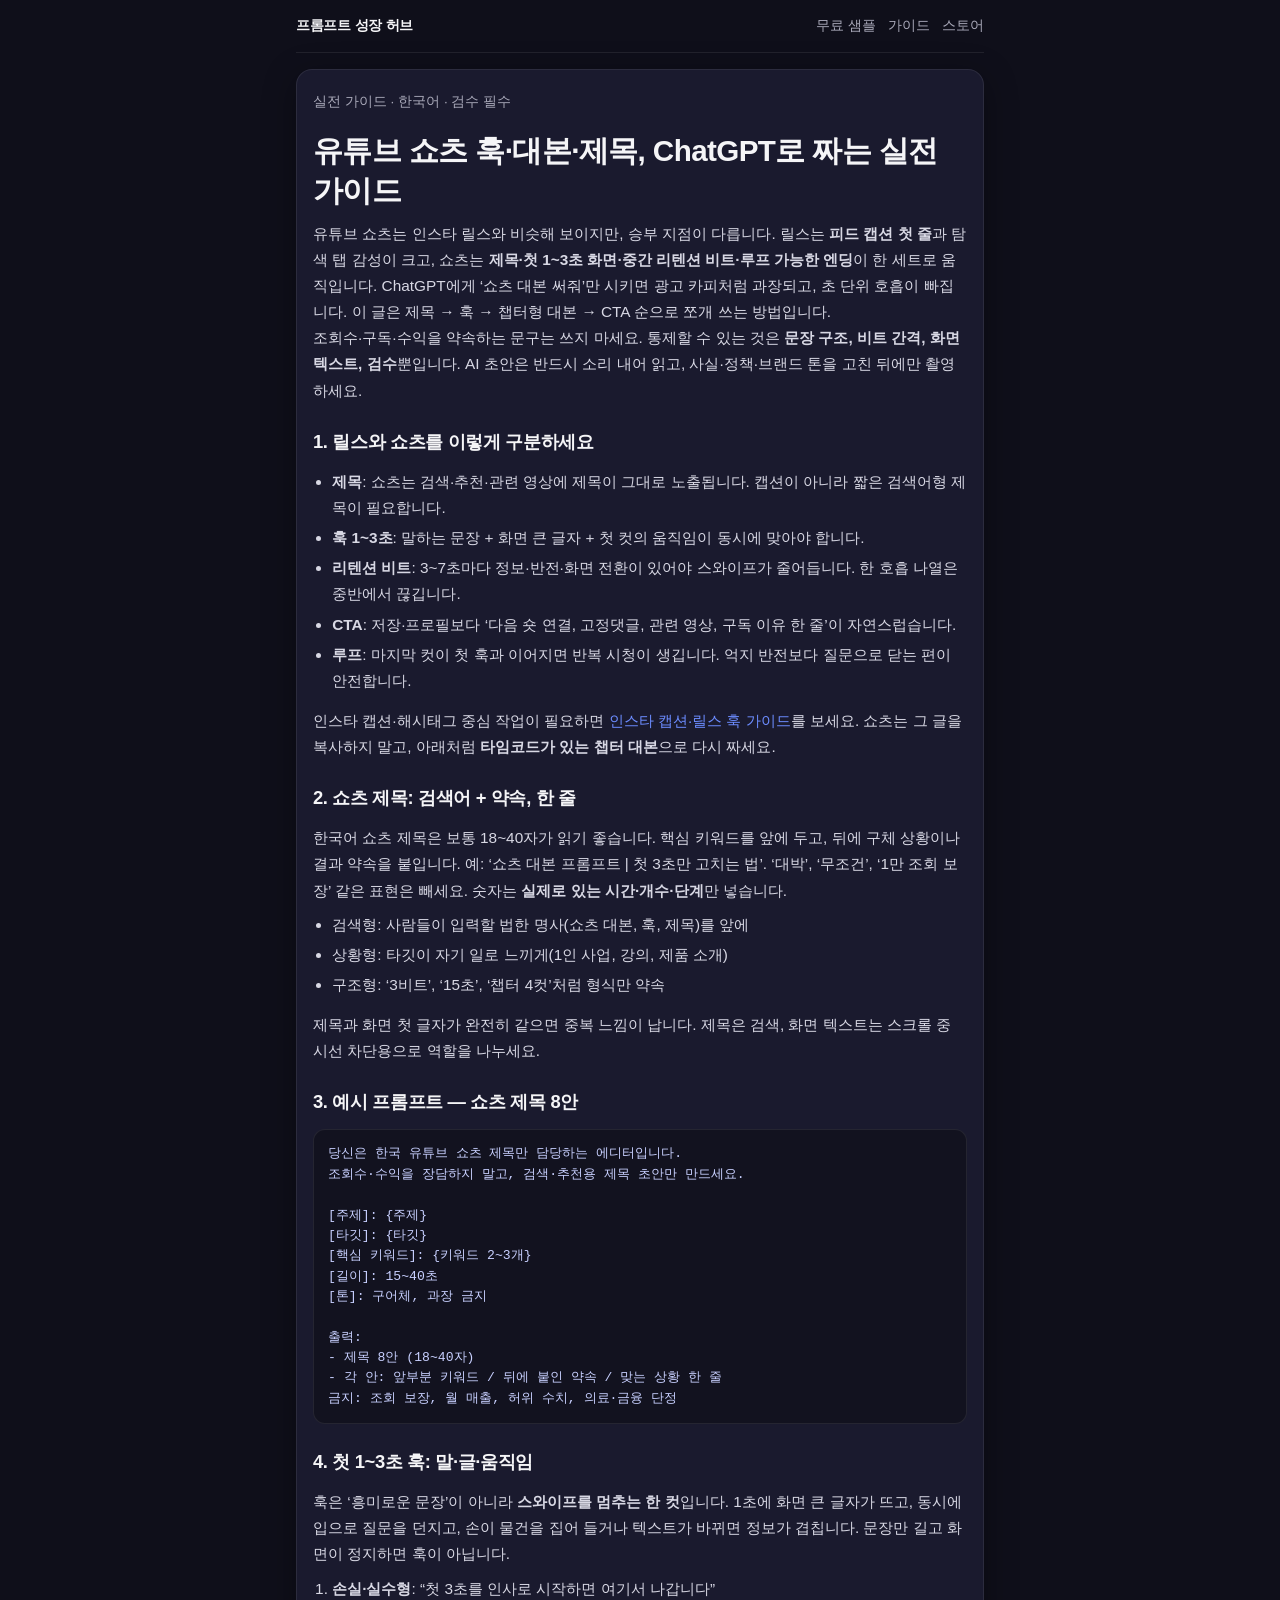
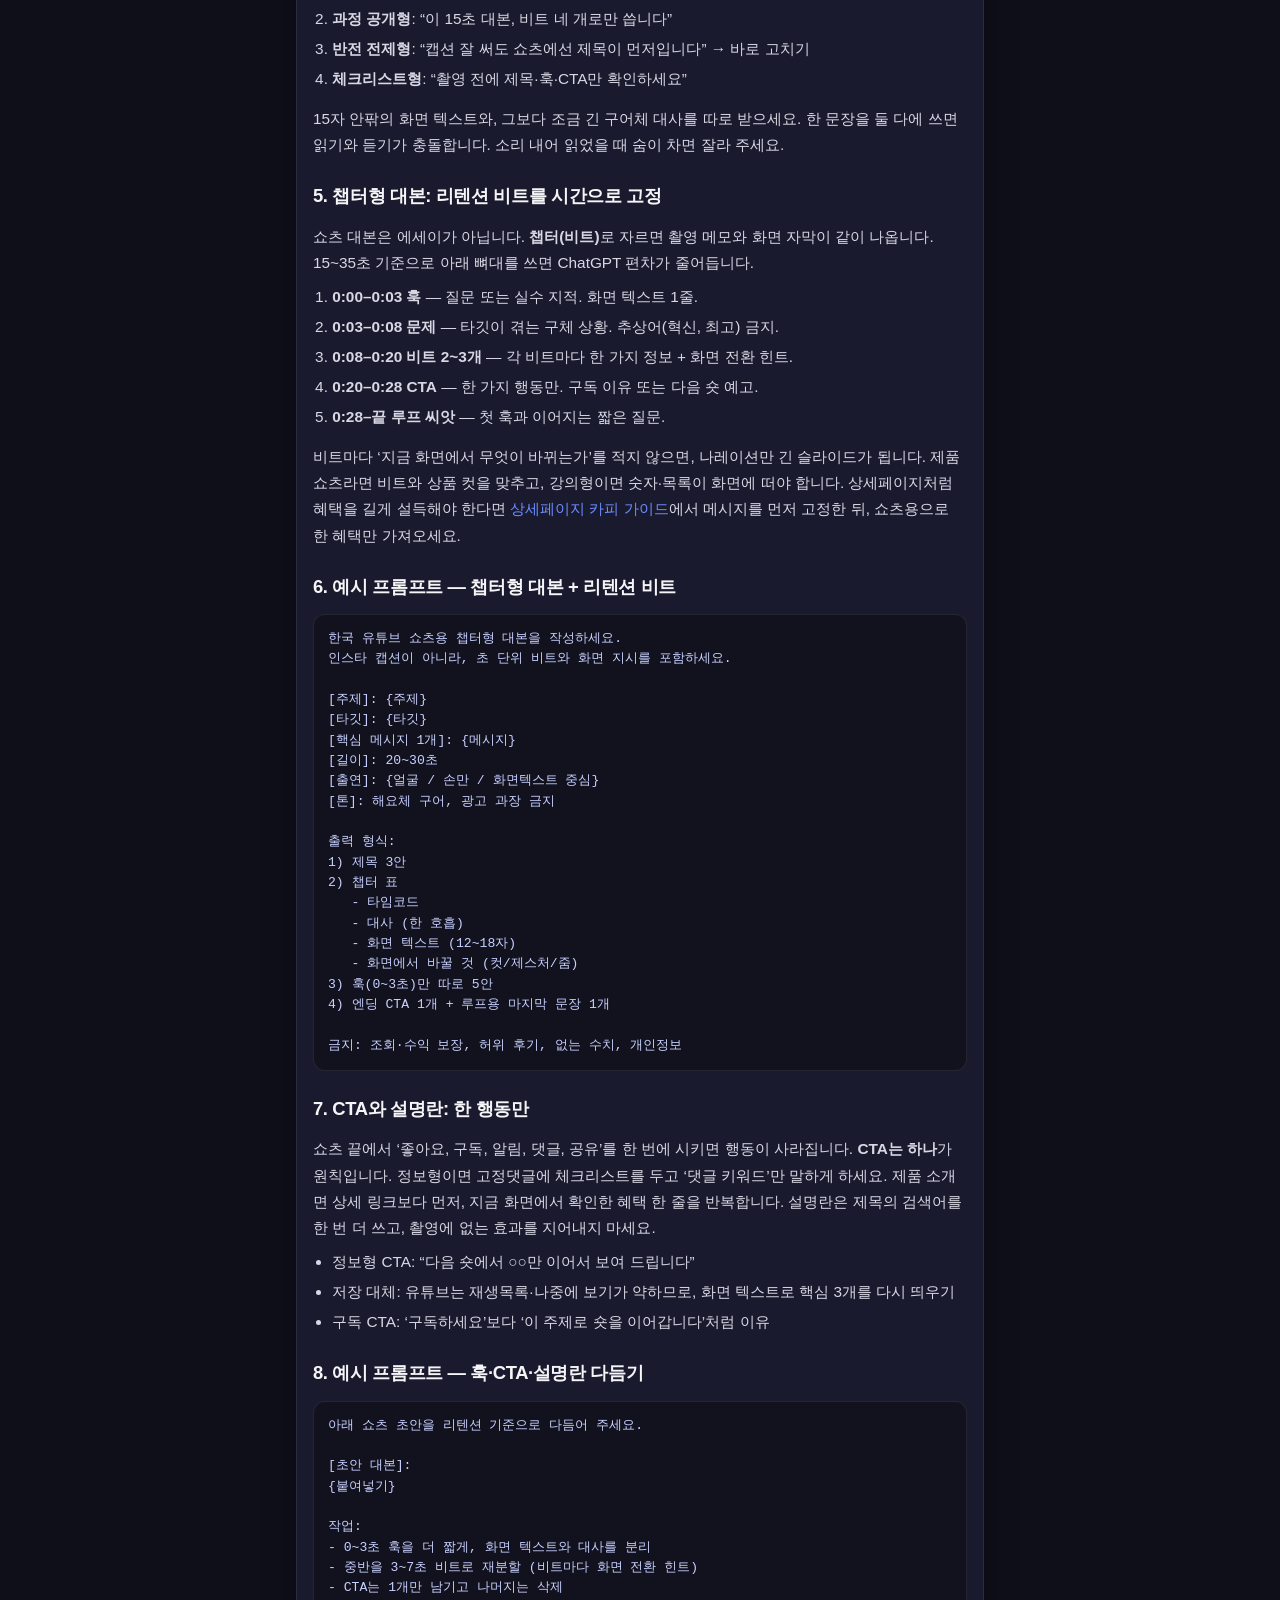
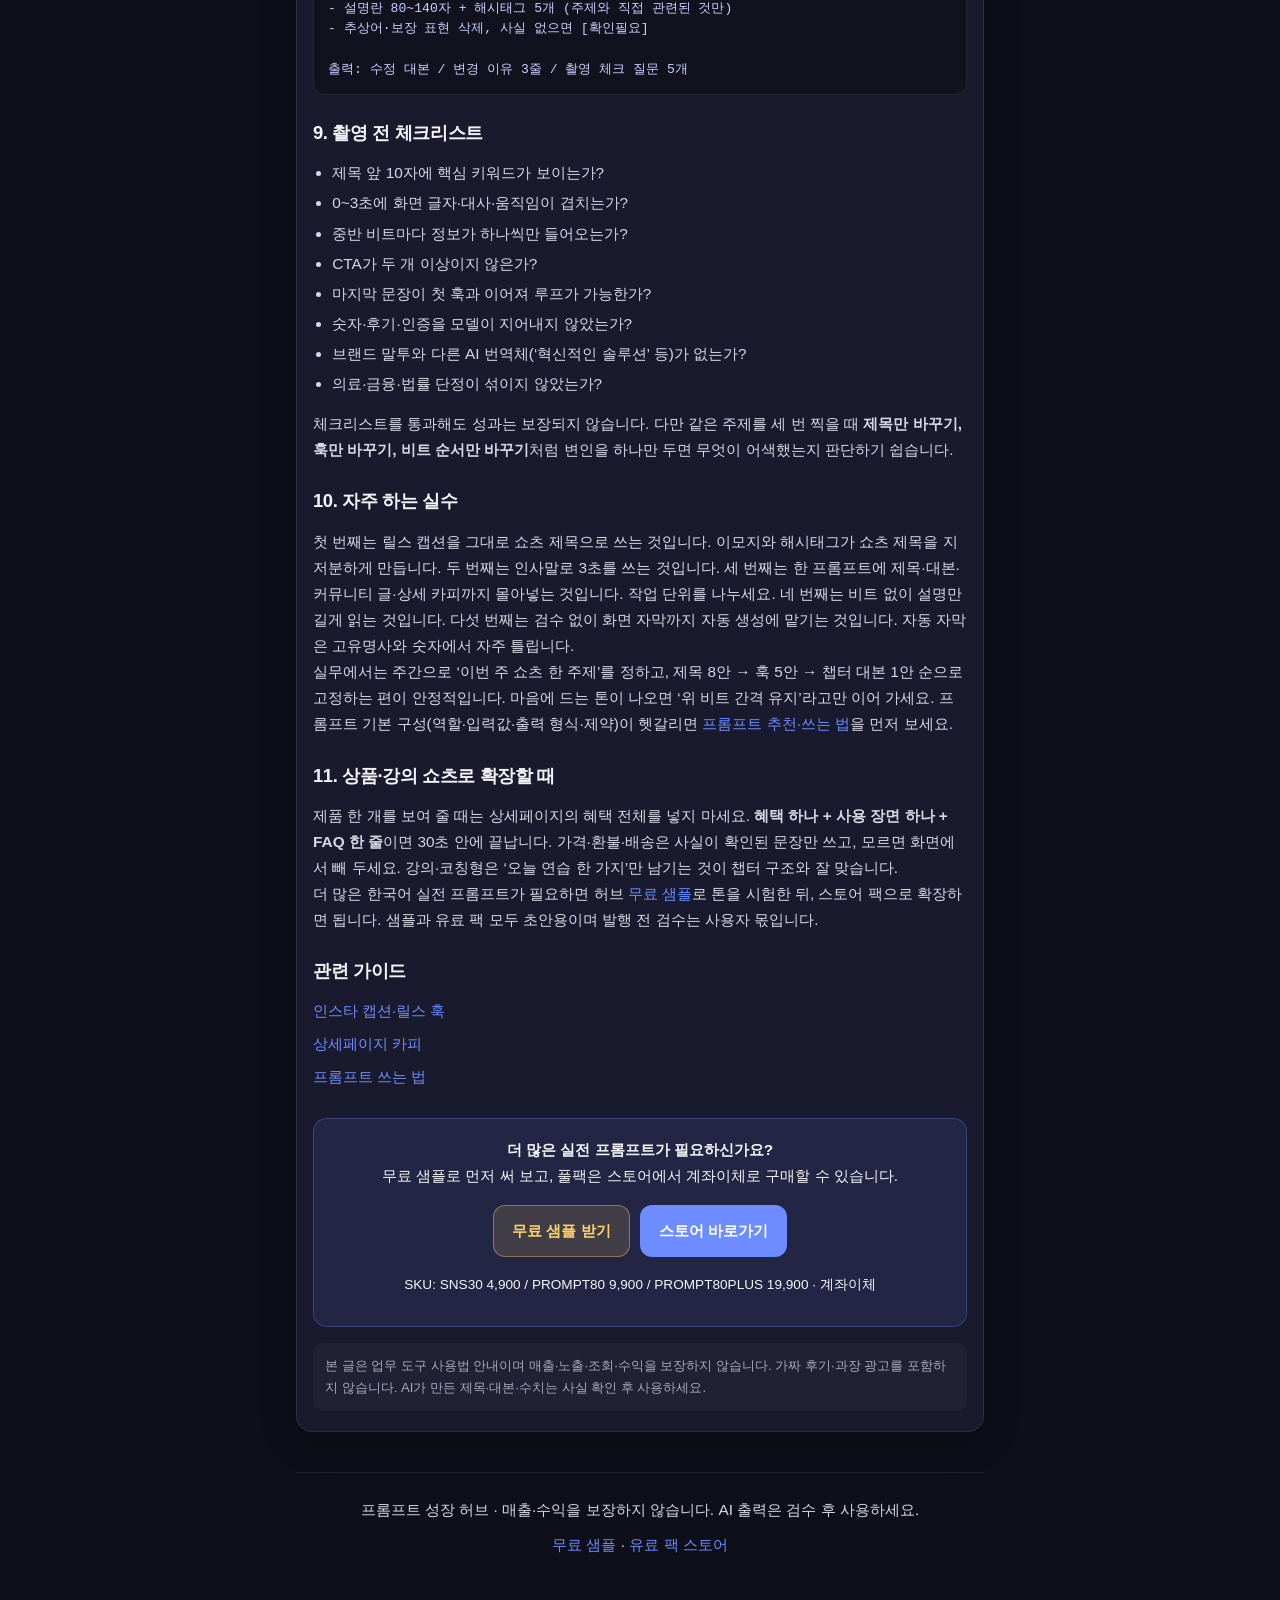
<file: articles/youtube-shorts-script-prompt/index.html>
<!DOCTYPE html>
<html lang="ko">
<head>
  <meta charset="UTF-8" />
  <meta name="viewport" content="width=device-width, initial-scale=1, viewport-fit=cover" />
  <meta name="description" content="유튜브 쇼츠 제목·첫 1~3초 훅·리텐션 비트·챕터형 대본을 ChatGPT 한국어 프롬프트로 만드는 실전 가이드. 예시 포함." />
  <meta name="robots" content="index,follow" />
  <meta name="theme-color" content="#1a1a2e" />
  <link rel="canonical" href="https://macmini-jarvis.github.io/prompt-growth-hub/articles/youtube-shorts-script-prompt/" />
  <meta property="og:type" content="website" />
  <meta property="og:locale" content="ko_KR" />
  <meta property="og:title" content="유튜브 쇼츠 훅·대본·제목 ChatGPT 프롬프트" />
  <meta property="og:description" content="유튜브 쇼츠 제목·첫 1~3초 훅·리텐션 비트·챕터형 대본을 ChatGPT 한국어 프롬프트로 만드는 실전 가이드. 예시 포함." />
  <meta property="og:url" content="https://macmini-jarvis.github.io/prompt-growth-hub/articles/youtube-shorts-script-prompt/" />
  <meta property="og:site_name" content="프롬프트 성장 허브" />
  <meta name="twitter:card" content="summary" />
  <meta name="twitter:title" content="유튜브 쇼츠 훅·대본·제목 ChatGPT 프롬프트" />
  <meta name="twitter:description" content="유튜브 쇼츠 제목·첫 1~3초 훅·리텐션 비트·챕터형 대본을 ChatGPT 한국어 프롬프트로 만드는 실전 가이드. 예시 포함." />
  <title>유튜브 쇼츠 훅·대본·제목 ChatGPT 프롬프트</title>
  <link rel="stylesheet" href="../../assets/style.css" />
</head>
<body>
<div class="wrap">
  <nav class="nav" aria-label="주요 메뉴">
    <a class="brand" href="../../index.html">프롬프트 성장 허브</a>
    <div class="links">
      <a href="../../free-sample/">무료 샘플</a>
      <a href="../../index.html#articles">가이드</a>
      <a href="https://macmini-jarvis.github.io/chatgpt-prompts-pack-store/" rel="noopener">스토어</a>
    </div>
  </nav>

  <article class="card" style="margin-top:16px">
    <p class="article-meta">실전 가이드 · 한국어 · 검수 필수</p>
    <h1>유튜브 쇼츠 훅·대본·제목, ChatGPT로 짜는 실전 가이드</h1>

<p>유튜브 쇼츠는 인스타 릴스와 비슷해 보이지만, 승부 지점이 다릅니다. 릴스는 <strong>피드 캡션 첫 줄</strong>과 탐색 탭 감성이 크고, 쇼츠는 <strong>제목·첫 1~3초 화면·중간 리텐션 비트·루프 가능한 엔딩</strong>이 한 세트로 움직입니다. ChatGPT에게 ‘쇼츠 대본 써줘’만 시키면 광고 카피처럼 과장되고, 초 단위 호흡이 빠집니다. 이 글은 제목 → 훅 → 챕터형 대본 → CTA 순으로 쪼개 쓰는 방법입니다.</p>
<p>조회수·구독·수익을 약속하는 문구는 쓰지 마세요. 통제할 수 있는 것은 <strong>문장 구조, 비트 간격, 화면 텍스트, 검수</strong>뿐입니다. AI 초안은 반드시 소리 내어 읽고, 사실·정책·브랜드 톤을 고친 뒤에만 촬영하세요.</p>

<h2>1. 릴스와 쇼츠를 이렇게 구분하세요</h2>
<ul>
  <li><strong>제목</strong>: 쇼츠는 검색·추천·관련 영상에 제목이 그대로 노출됩니다. 캡션이 아니라 짧은 검색어형 제목이 필요합니다.</li>
  <li><strong>훅 1~3초</strong>: 말하는 문장 + 화면 큰 글자 + 첫 컷의 움직임이 동시에 맞아야 합니다.</li>
  <li><strong>리텐션 비트</strong>: 3~7초마다 정보·반전·화면 전환이 있어야 스와이프가 줄어듭니다. 한 호흡 나열은 중반에서 끊깁니다.</li>
  <li><strong>CTA</strong>: 저장·프로필보다 ‘다음 숏 연결, 고정댓글, 관련 영상, 구독 이유 한 줄’이 자연스럽습니다.</li>
  <li><strong>루프</strong>: 마지막 컷이 첫 훅과 이어지면 반복 시청이 생깁니다. 억지 반전보다 질문으로 닫는 편이 안전합니다.</li>
</ul>
<p>인스타 캡션·해시태그 중심 작업이 필요하면 <a href="../instagram-caption-reels-hook/">인스타 캡션·릴스 훅 가이드</a>를 보세요. 쇼츠는 그 글을 복사하지 말고, 아래처럼 <strong>타임코드가 있는 챕터 대본</strong>으로 다시 짜세요.</p>

<h2>2. 쇼츠 제목: 검색어 + 약속, 한 줄</h2>
<p>한국어 쇼츠 제목은 보통 18~40자가 읽기 좋습니다. 핵심 키워드를 앞에 두고, 뒤에 구체 상황이나 결과 약속을 붙입니다. 예: ‘쇼츠 대본 프롬프트 | 첫 3초만 고치는 법’. ‘대박’, ‘무조건’, ‘1만 조회 보장’ 같은 표현은 빼세요. 숫자는 <strong>실제로 있는 시간·개수·단계</strong>만 넣습니다.</p>
<ul>
  <li>검색형: 사람들이 입력할 법한 명사(쇼츠 대본, 훅, 제목)를 앞에</li>
  <li>상황형: 타깃이 자기 일로 느끼게(1인 사업, 강의, 제품 소개)</li>
  <li>구조형: ‘3비트’, ‘15초’, ‘챕터 4컷’처럼 형식만 약속</li>
</ul>
<p>제목과 화면 첫 글자가 완전히 같으면 중복 느낌이 납니다. 제목은 검색, 화면 텍스트는 스크롤 중 시선 차단용으로 역할을 나누세요.</p>

<h2>3. 예시 프롬프트 — 쇼츠 제목 8안</h2>
<div class="prompt-box">당신은 한국 유튜브 쇼츠 제목만 담당하는 에디터입니다.
조회수·수익을 장담하지 말고, 검색·추천용 제목 초안만 만드세요.

[주제]: {주제}
[타깃]: {타깃}
[핵심 키워드]: {키워드 2~3개}
[길이]: 15~40초
[톤]: 구어체, 과장 금지

출력:
- 제목 8안 (18~40자)
- 각 안: 앞부분 키워드 / 뒤에 붙인 약속 / 맞는 상황 한 줄
금지: 조회 보장, 월 매출, 허위 수치, 의료·금융 단정</div>

<h2>4. 첫 1~3초 훅: 말·글·움직임</h2>
<p>훅은 ‘흥미로운 문장’이 아니라 <strong>스와이프를 멈추는 한 컷</strong>입니다. 1초에 화면 큰 글자가 뜨고, 동시에 입으로 질문을 던지고, 손이 물건을 집어 들거나 텍스트가 바뀌면 정보가 겹칩니다. 문장만 길고 화면이 정지하면 훅이 아닙니다.</p>
<ol>
  <li><strong>손실·실수형</strong>: “첫 3초를 인사로 시작하면 여기서 나갑니다”</li>
  <li><strong>과정 공개형</strong>: “이 15초 대본, 비트 네 개로만 씁니다”</li>
  <li><strong>반전 전제형</strong>: “캡션 잘 써도 쇼츠에선 제목이 먼저입니다” → 바로 고치기</li>
  <li><strong>체크리스트형</strong>: “촬영 전에 제목·훅·CTA만 확인하세요”</li>
</ol>
<p>15자 안팎의 화면 텍스트와, 그보다 조금 긴 구어체 대사를 따로 받으세요. 한 문장을 둘 다에 쓰면 읽기와 듣기가 충돌합니다. 소리 내어 읽었을 때 숨이 차면 잘라 주세요.</p>

<h2>5. 챕터형 대본: 리텐션 비트를 시간으로 고정</h2>
<p>쇼츠 대본은 에세이가 아닙니다. <strong>챕터(비트)</strong>로 자르면 촬영 메모와 화면 자막이 같이 나옵니다. 15~35초 기준으로 아래 뼈대를 쓰면 ChatGPT 편차가 줄어듭니다.</p>
<ol>
  <li><strong>0:00–0:03 훅</strong> — 질문 또는 실수 지적. 화면 텍스트 1줄.</li>
  <li><strong>0:03–0:08 문제</strong> — 타깃이 겪는 구체 상황. 추상어(혁신, 최고) 금지.</li>
  <li><strong>0:08–0:20 비트 2~3개</strong> — 각 비트마다 한 가지 정보 + 화면 전환 힌트.</li>
  <li><strong>0:20–0:28 CTA</strong> — 한 가지 행동만. 구독 이유 또는 다음 숏 예고.</li>
  <li><strong>0:28–끝 루프 씨앗</strong> — 첫 훅과 이어지는 짧은 질문.</li>
</ol>
<p>비트마다 ‘지금 화면에서 무엇이 바뀌는가’를 적지 않으면, 나레이션만 긴 슬라이드가 됩니다. 제품 쇼츠라면 비트와 상품 컷을 맞추고, 강의형이면 숫자·목록이 화면에 떠야 합니다. 상세페이지처럼 혜택을 길게 설득해야 한다면 <a href="../product-detail-copy-prompt/">상세페이지 카피 가이드</a>에서 메시지를 먼저 고정한 뒤, 쇼츠용으로 한 혜택만 가져오세요.</p>

<h2>6. 예시 프롬프트 — 챕터형 대본 + 리텐션 비트</h2>
<div class="prompt-box">한국 유튜브 쇼츠용 챕터형 대본을 작성하세요.
인스타 캡션이 아니라, 초 단위 비트와 화면 지시를 포함하세요.

[주제]: {주제}
[타깃]: {타깃}
[핵심 메시지 1개]: {메시지}
[길이]: 20~30초
[출연]: {얼굴 / 손만 / 화면텍스트 중심}
[톤]: 해요체 구어, 광고 과장 금지

출력 형식:
1) 제목 3안
2) 챕터 표
   - 타임코드
   - 대사 (한 호흡)
   - 화면 텍스트 (12~18자)
   - 화면에서 바꿀 것 (컷/제스처/줌)
3) 훅(0~3초)만 따로 5안
4) 엔딩 CTA 1개 + 루프용 마지막 문장 1개

금지: 조회·수익 보장, 허위 후기, 없는 수치, 개인정보</div>

<h2>7. CTA와 설명란: 한 행동만</h2>
<p>쇼츠 끝에서 ‘좋아요, 구독, 알림, 댓글, 공유’를 한 번에 시키면 행동이 사라집니다. <strong>CTA는 하나</strong>가 원칙입니다. 정보형이면 고정댓글에 체크리스트를 두고 ‘댓글 키워드’만 말하게 하세요. 제품 소개면 상세 링크보다 먼저, 지금 화면에서 확인한 혜택 한 줄을 반복합니다. 설명란은 제목의 검색어를 한 번 더 쓰고, 촬영에 없는 효과를 지어내지 마세요.</p>
<ul>
  <li>정보형 CTA: “다음 숏에서 ○○만 이어서 보여 드립니다”</li>
  <li>저장 대체: 유튜브는 재생목록·나중에 보기가 약하므로, 화면 텍스트로 핵심 3개를 다시 띄우기</li>
  <li>구독 CTA: ‘구독하세요’보다 ‘이 주제로 숏을 이어갑니다’처럼 이유</li>
</ul>

<h2>8. 예시 프롬프트 — 훅·CTA·설명란 다듬기</h2>
<div class="prompt-box">아래 쇼츠 초안을 리텐션 기준으로 다듬어 주세요.

[초안 대본]:
{붙여넣기}

작업:
- 0~3초 훅을 더 짧게, 화면 텍스트와 대사를 분리
- 중반을 3~7초 비트로 재분할 (비트마다 화면 전환 힌트)
- CTA는 1개만 남기고 나머지는 삭제
- 설명란 80~140자 + 해시태그 5개 (주제와 직접 관련된 것만)
- 추상어·보장 표현 삭제, 사실 없으면 [확인필요]

출력: 수정 대본 / 변경 이유 3줄 / 촬영 체크 질문 5개</div>

<h2>9. 촬영 전 체크리스트</h2>
<ul>
  <li>제목 앞 10자에 핵심 키워드가 보이는가?</li>
  <li>0~3초에 화면 글자·대사·움직임이 겹치는가?</li>
  <li>중반 비트마다 정보가 하나씩만 들어오는가?</li>
  <li>CTA가 두 개 이상이지 않은가?</li>
  <li>마지막 문장이 첫 훅과 이어져 루프가 가능한가?</li>
  <li>숫자·후기·인증을 모델이 지어내지 않았는가?</li>
  <li>브랜드 말투와 다른 AI 번역체(‘혁신적인 솔루션’ 등)가 없는가?</li>
  <li>의료·금융·법률 단정이 섞이지 않았는가?</li>
</ul>
<p>체크리스트를 통과해도 성과는 보장되지 않습니다. 다만 같은 주제를 세 번 찍을 때 <strong>제목만 바꾸기, 훅만 바꾸기, 비트 순서만 바꾸기</strong>처럼 변인을 하나만 두면 무엇이 어색했는지 판단하기 쉽습니다.</p>

<h2>10. 자주 하는 실수</h2>
<p>첫 번째는 릴스 캡션을 그대로 쇼츠 제목으로 쓰는 것입니다. 이모지와 해시태그가 쇼츠 제목을 지저분하게 만듭니다. 두 번째는 인사말로 3초를 쓰는 것입니다. 세 번째는 한 프롬프트에 제목·대본·커뮤니티 글·상세 카피까지 몰아넣는 것입니다. 작업 단위를 나누세요. 네 번째는 비트 없이 설명만 길게 읽는 것입니다. 다섯 번째는 검수 없이 화면 자막까지 자동 생성에 맡기는 것입니다. 자동 자막은 고유명사와 숫자에서 자주 틀립니다.</p>
<p>실무에서는 주간으로 ‘이번 주 쇼츠 한 주제’를 정하고, 제목 8안 → 훅 5안 → 챕터 대본 1안 순으로 고정하는 편이 안정적입니다. 마음에 드는 톤이 나오면 ‘위 비트 간격 유지’라고만 이어 가세요. 프롬프트 기본 구성(역할·입력값·출력 형식·제약)이 헷갈리면 <a href="../chatgpt-prompt-recommend/">프롬프트 추천·쓰는 법</a>을 먼저 보세요.</p>

<h2>11. 상품·강의 쇼츠로 확장할 때</h2>
<p>제품 한 개를 보여 줄 때는 상세페이지의 혜택 전체를 넣지 마세요. <strong>혜택 하나 + 사용 장면 하나 + FAQ 한 줄</strong>이면 30초 안에 끝납니다. 가격·환불·배송은 사실이 확인된 문장만 쓰고, 모르면 화면에서 빼 두세요. 강의·코칭형은 ‘오늘 연습 한 가지’만 남기는 것이 챕터 구조와 잘 맞습니다.</p>
<p>더 많은 한국어 실전 프롬프트가 필요하면 허브 <a href="../../free-sample/">무료 샘플</a>로 톤을 시험한 뒤, 스토어 팩으로 확장하면 됩니다. 샘플과 유료 팩 모두 초안용이며 발행 전 검수는 사용자 몫입니다.</p>

    <h2>관련 가이드</h2>
    <div class="related"><a href="../instagram-caption-reels-hook/">인스타 캡션·릴스 훅</a><a href="../product-detail-copy-prompt/">상세페이지 카피</a><a href="../chatgpt-prompt-recommend/">프롬프트 쓰는 법</a></div>

<div class="cta-box">
  <p><strong>더 많은 실전 프롬프트가 필요하신가요?</strong><br>
  무료 샘플로 먼저 써 보고, 풀팩은 스토어에서 계좌이체로 구매할 수 있습니다.</p>
  <div class="cta-row">
    <a class="btn btn-gold" href="https://macmini-jarvis.github.io/prompt-growth-hub/free-sample/">무료 샘플 받기</a>
    <a class="btn btn-primary" href="https://macmini-jarvis.github.io/chatgpt-prompts-pack-store/" rel="noopener">스토어 바로가기</a>
  </div>
  <p class="muted" style="margin-top:10px;font-size:0.85rem">SKU: SNS30 4,900 / PROMPT80 9,900 / PROMPT80PLUS 19,900 · 계좌이체</p>
</div>

    <p class="disclaimer">본 글은 업무 도구 사용법 안내이며 매출·노출·조회·수익을 보장하지 않습니다. 가짜 후기·과장 광고를 포함하지 않습니다. AI가 만든 제목·대본·수치는 사실 확인 후 사용하세요.</p>
  </article>

  <footer class="footer">
    <p>프롬프트 성장 허브 · 매출·수익을 보장하지 않습니다. AI 출력은 검수 후 사용하세요.</p>
    <p style="margin-top:8px">
      <a href="../../free-sample/">무료 샘플</a> ·
      <a href="https://macmini-jarvis.github.io/chatgpt-prompts-pack-store/" rel="noopener">유료 팩 스토어</a>
    </p>
  </footer>
</div>

</body>
</html>
</file>
<file: assets/style.css>
:root {
  --bg:#0f0f1a; --card:#1a1a2e; --card2:#22223a; --text:#f5f5f7; --muted:#a8a8b8;
  --accent:#6c8cff; --accent2:#ffd166; --ok:#3dd68c; --border:rgba(255,255,255,0.08);
  --radius:16px; --shadow:0 8px 32px rgba(0,0,0,0.35);
}
*{box-sizing:border-box;margin:0;padding:0}
html{scroll-behavior:smooth}
body{font-family:-apple-system,BlinkMacSystemFont,"Apple SD Gothic Neo","Pretendard","Noto Sans KR","Malgun Gothic",sans-serif;background:var(--bg);color:var(--text);line-height:1.7;-webkit-font-smoothing:antialiased}
a{color:var(--accent);text-decoration:none}
a:hover{text-decoration:underline}
.wrap{max-width:720px;margin:0 auto;padding:0 16px 80px}
.nav{display:flex;flex-wrap:wrap;gap:10px 14px;align-items:center;justify-content:space-between;padding:14px 0;border-bottom:1px solid var(--border);margin-bottom:8px;font-size:0.88rem}
.nav .brand{font-weight:800;color:var(--text);letter-spacing:-0.02em}
.nav .links{display:flex;flex-wrap:wrap;gap:12px}
.nav .links a{color:var(--muted)}
.nav .links a:hover{color:var(--accent)}
.hero{padding:28px 0 18px;text-align:center;background:radial-gradient(ellipse 80% 60% at 50% -10%,rgba(108,140,255,0.28),transparent 60%),radial-gradient(ellipse 50% 40% at 90% 20%,rgba(255,209,102,0.12),transparent 50%)}
.badge{display:inline-block;font-size:12px;font-weight:700;letter-spacing:0.04em;color:var(--accent2);background:rgba(255,209,102,0.12);border:1px solid rgba(255,209,102,0.35);padding:6px 12px;border-radius:999px;margin-bottom:12px}
h1{font-size:clamp(1.35rem,5vw,1.85rem);font-weight:800;line-height:1.35;letter-spacing:-0.02em;margin-bottom:10px}
.sub{color:var(--muted);font-size:0.95rem;margin-bottom:16px}
.cta-row{display:flex;flex-wrap:wrap;gap:10px;justify-content:center;margin:16px 0}
.btn{display:inline-block;padding:12px 18px;border-radius:12px;font-weight:700;font-size:0.95rem;border:1px solid transparent;cursor:pointer;text-decoration:none!important}
.btn-primary{background:var(--accent);color:#fff}
.btn-primary:hover{filter:brightness(1.08)}
.btn-ghost{background:transparent;color:var(--text);border-color:var(--border)}
.btn-ghost:hover{border-color:var(--accent);color:var(--accent)}
.btn-gold{background:rgba(255,209,102,0.15);color:var(--accent2);border:1px solid rgba(255,209,102,0.4)}
section.card,article.card{margin-top:20px;background:var(--card);border:1px solid var(--border);border-radius:var(--radius);padding:20px 16px;box-shadow:var(--shadow)}
h2{font-size:1.15rem;font-weight:800;margin:22px 0 12px;letter-spacing:-0.02em}
h3{font-size:1.02rem;font-weight:700;margin:18px 0 8px;color:#e8e8f0}
p,li{color:#d8d8e4;font-size:0.96rem}
ul,ol{padding-left:1.2em;margin:8px 0 14px}
li{margin:4px 0}
.muted{color:var(--muted)}
.grid{display:grid;gap:12px}
@media(min-width:560px){.grid-2{grid-template-columns:1fr 1fr}}
.tile{background:var(--card2);border:1px solid var(--border);border-radius:14px;padding:16px;display:block;color:inherit;text-decoration:none!important;transition:border-color .15s}
.tile:hover{border-color:rgba(108,140,255,0.55)}
.tile h3{margin:0 0 6px;font-size:1rem;color:var(--text)}
.tile p{margin:0;font-size:0.88rem;color:var(--muted)}
.prompt-box{background:#12121f;border:1px solid var(--border);border-radius:12px;padding:14px;margin:12px 0;font-family:ui-monospace,SFMono-Regular,Menlo,Consolas,monospace;font-size:0.82rem;white-space:pre-wrap;word-break:keep-all;color:#c8d0ff;line-height:1.55;overflow-x:auto}
.cta-box{margin-top:28px;padding:18px;background:rgba(108,140,255,0.1);border:1px solid rgba(108,140,255,0.3);border-radius:14px;text-align:center}
.cta-box p{margin-bottom:12px;color:var(--text)}
.footer{margin-top:40px;padding:24px 0;border-top:1px solid var(--border);text-align:center;color:var(--muted);font-size:0.82rem}
.article-meta{color:var(--muted);font-size:0.85rem;margin-bottom:18px}
.related{display:flex;flex-direction:column;gap:8px;margin-top:10px}
.related a{font-size:0.92rem}
.disclaimer{font-size:0.82rem;color:var(--muted);margin-top:16px;padding:12px;background:rgba(255,255,255,0.03);border-radius:10px}
</file>
